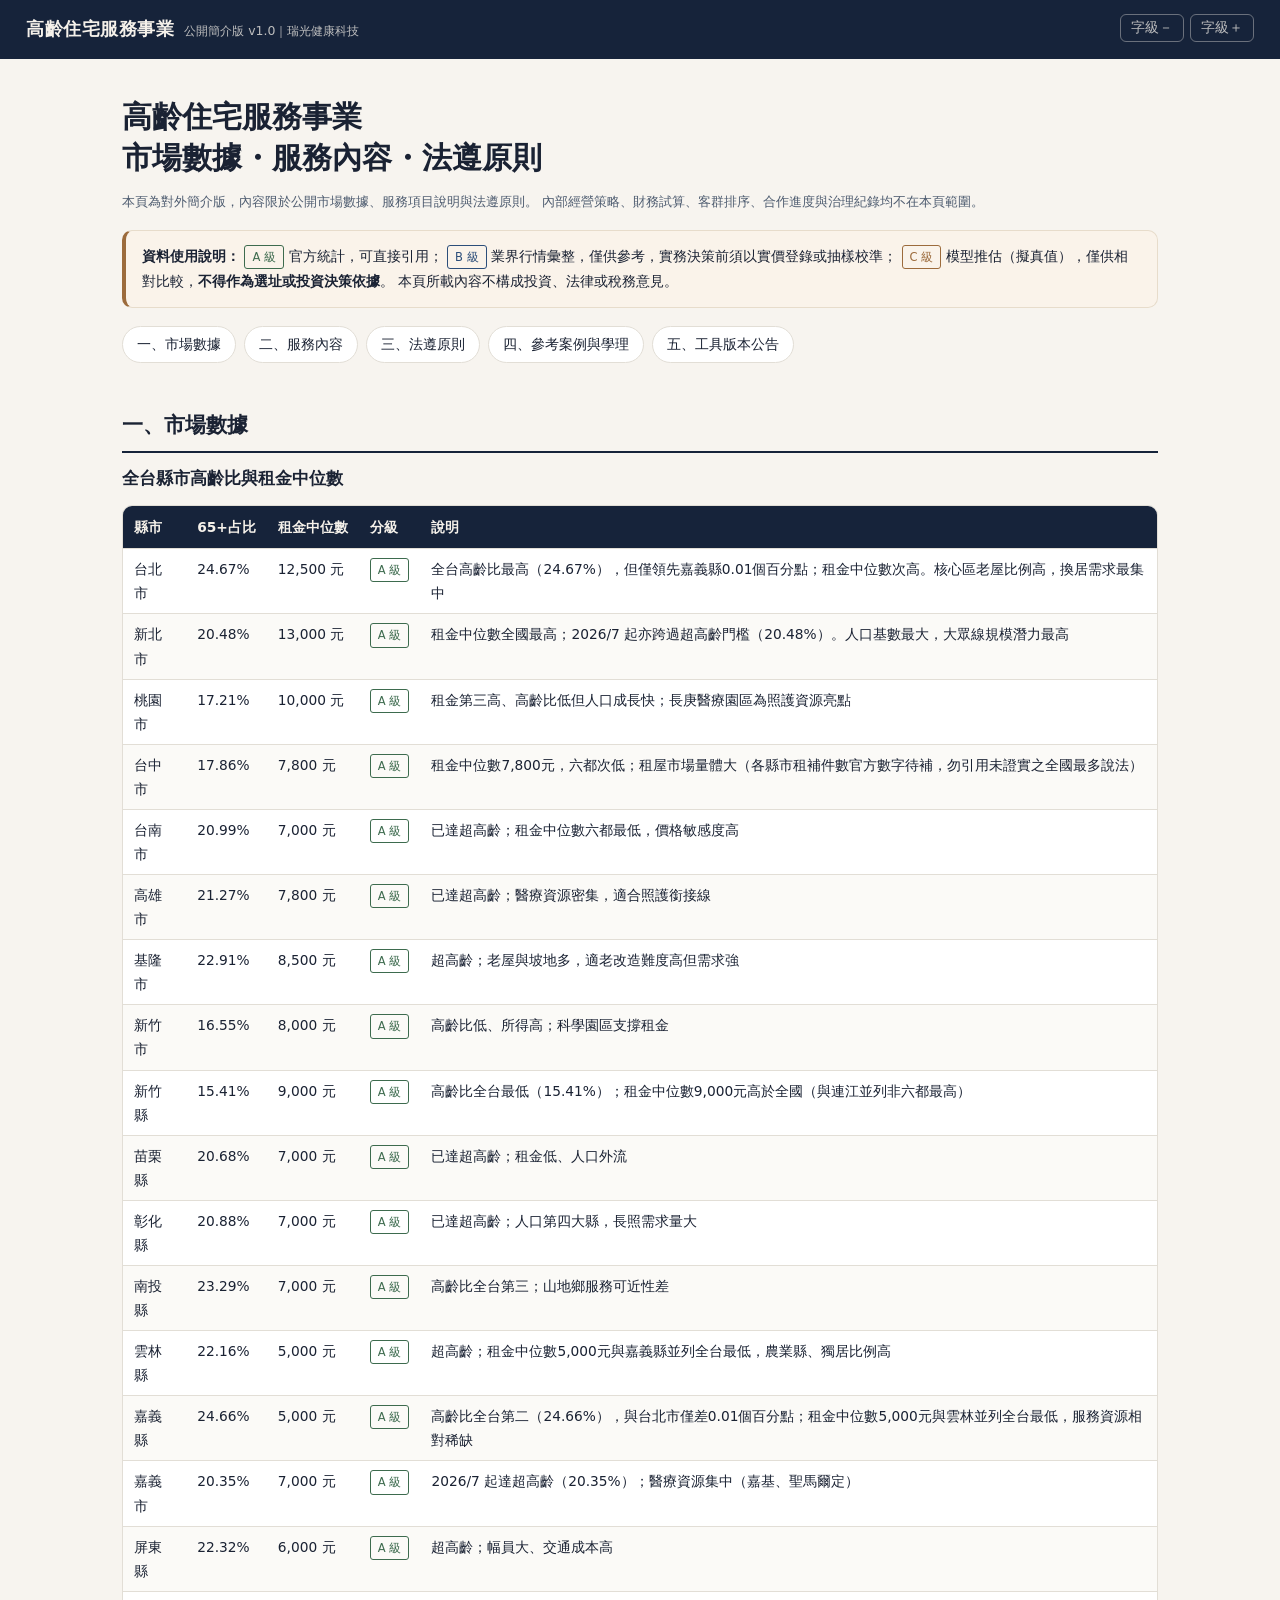
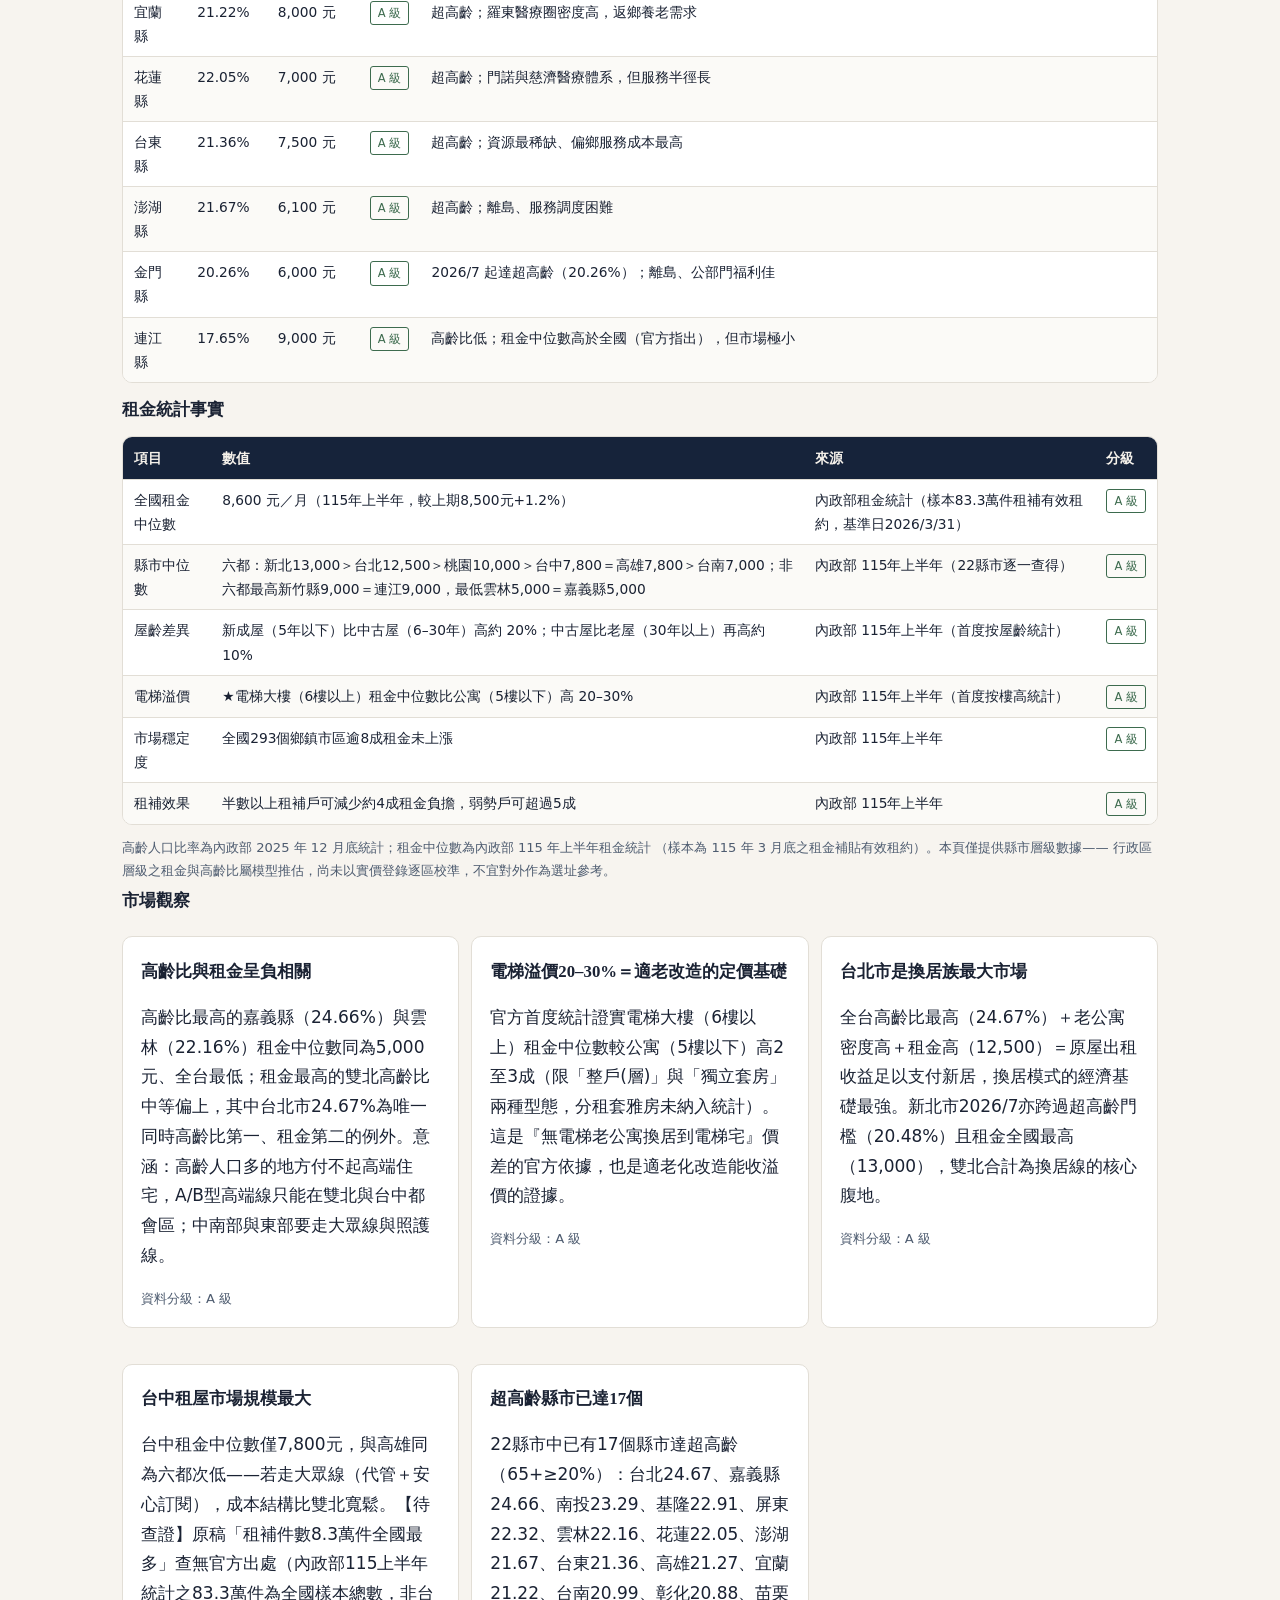
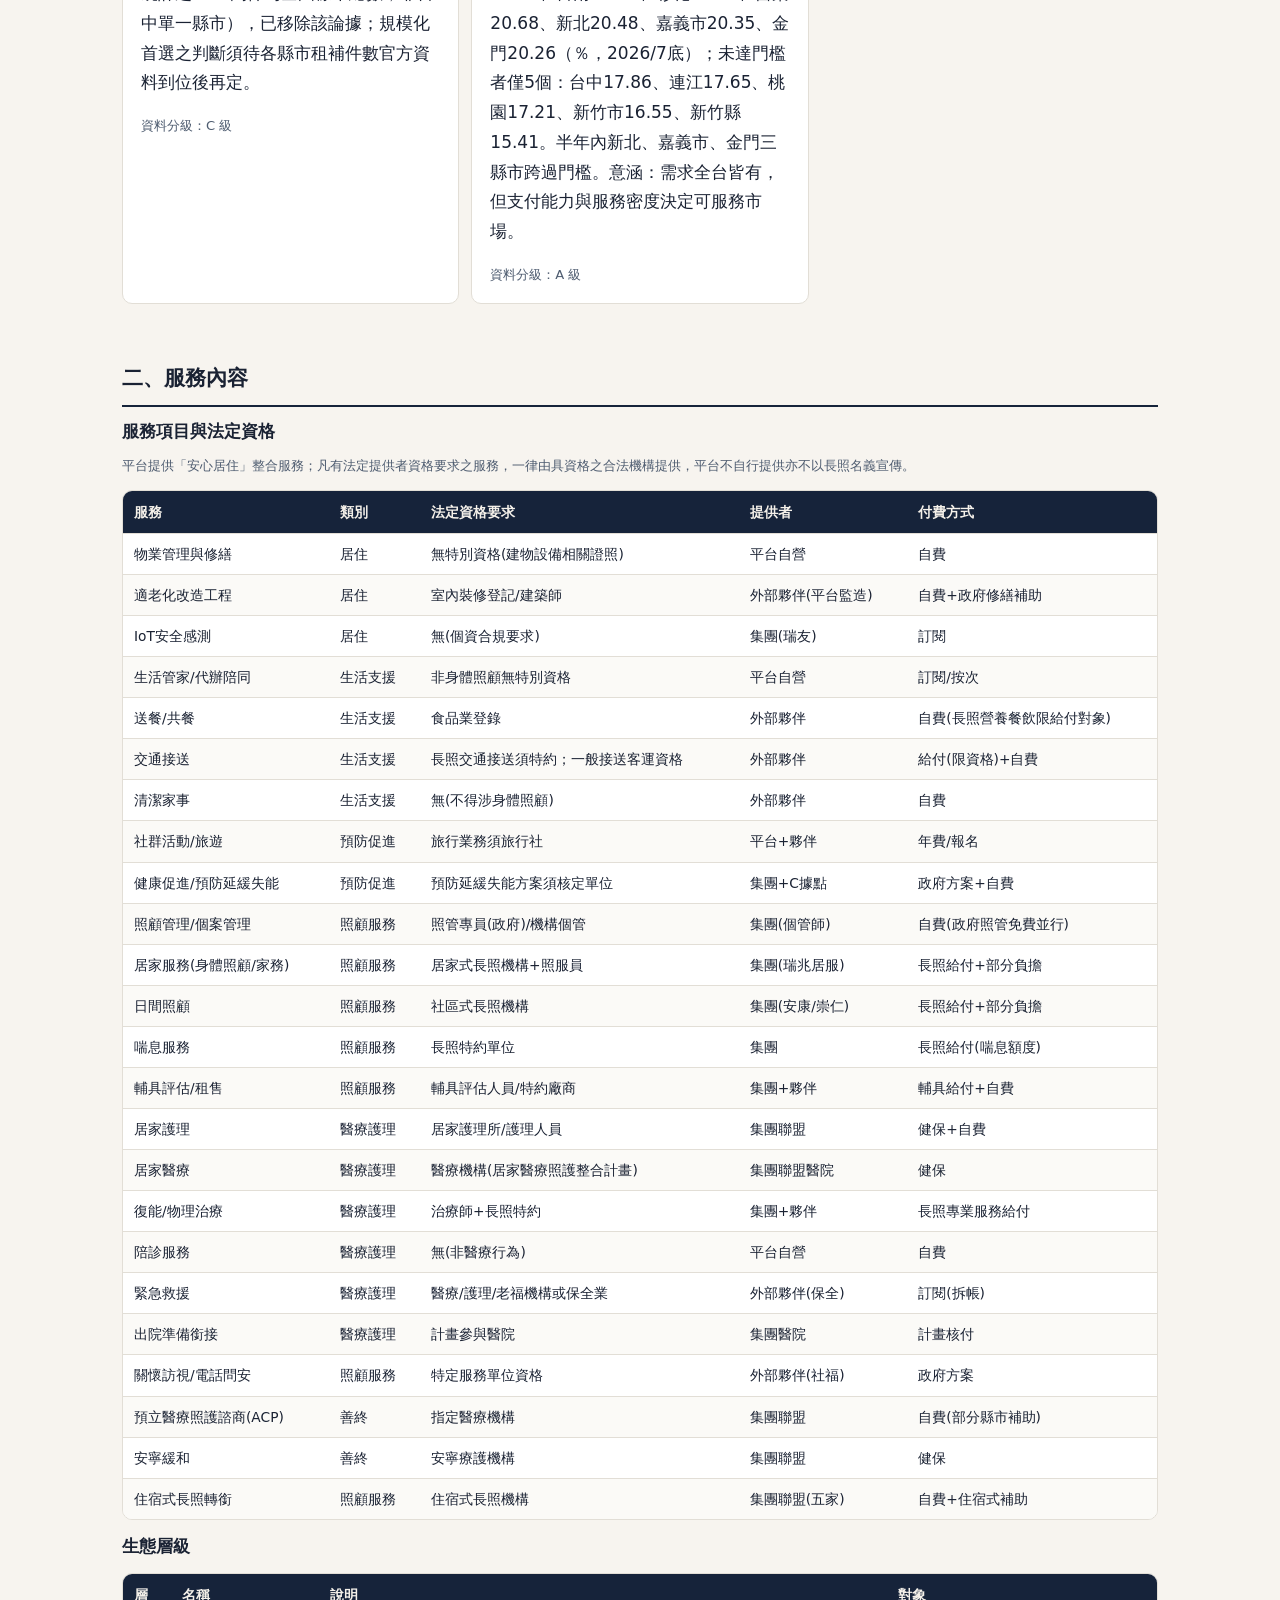
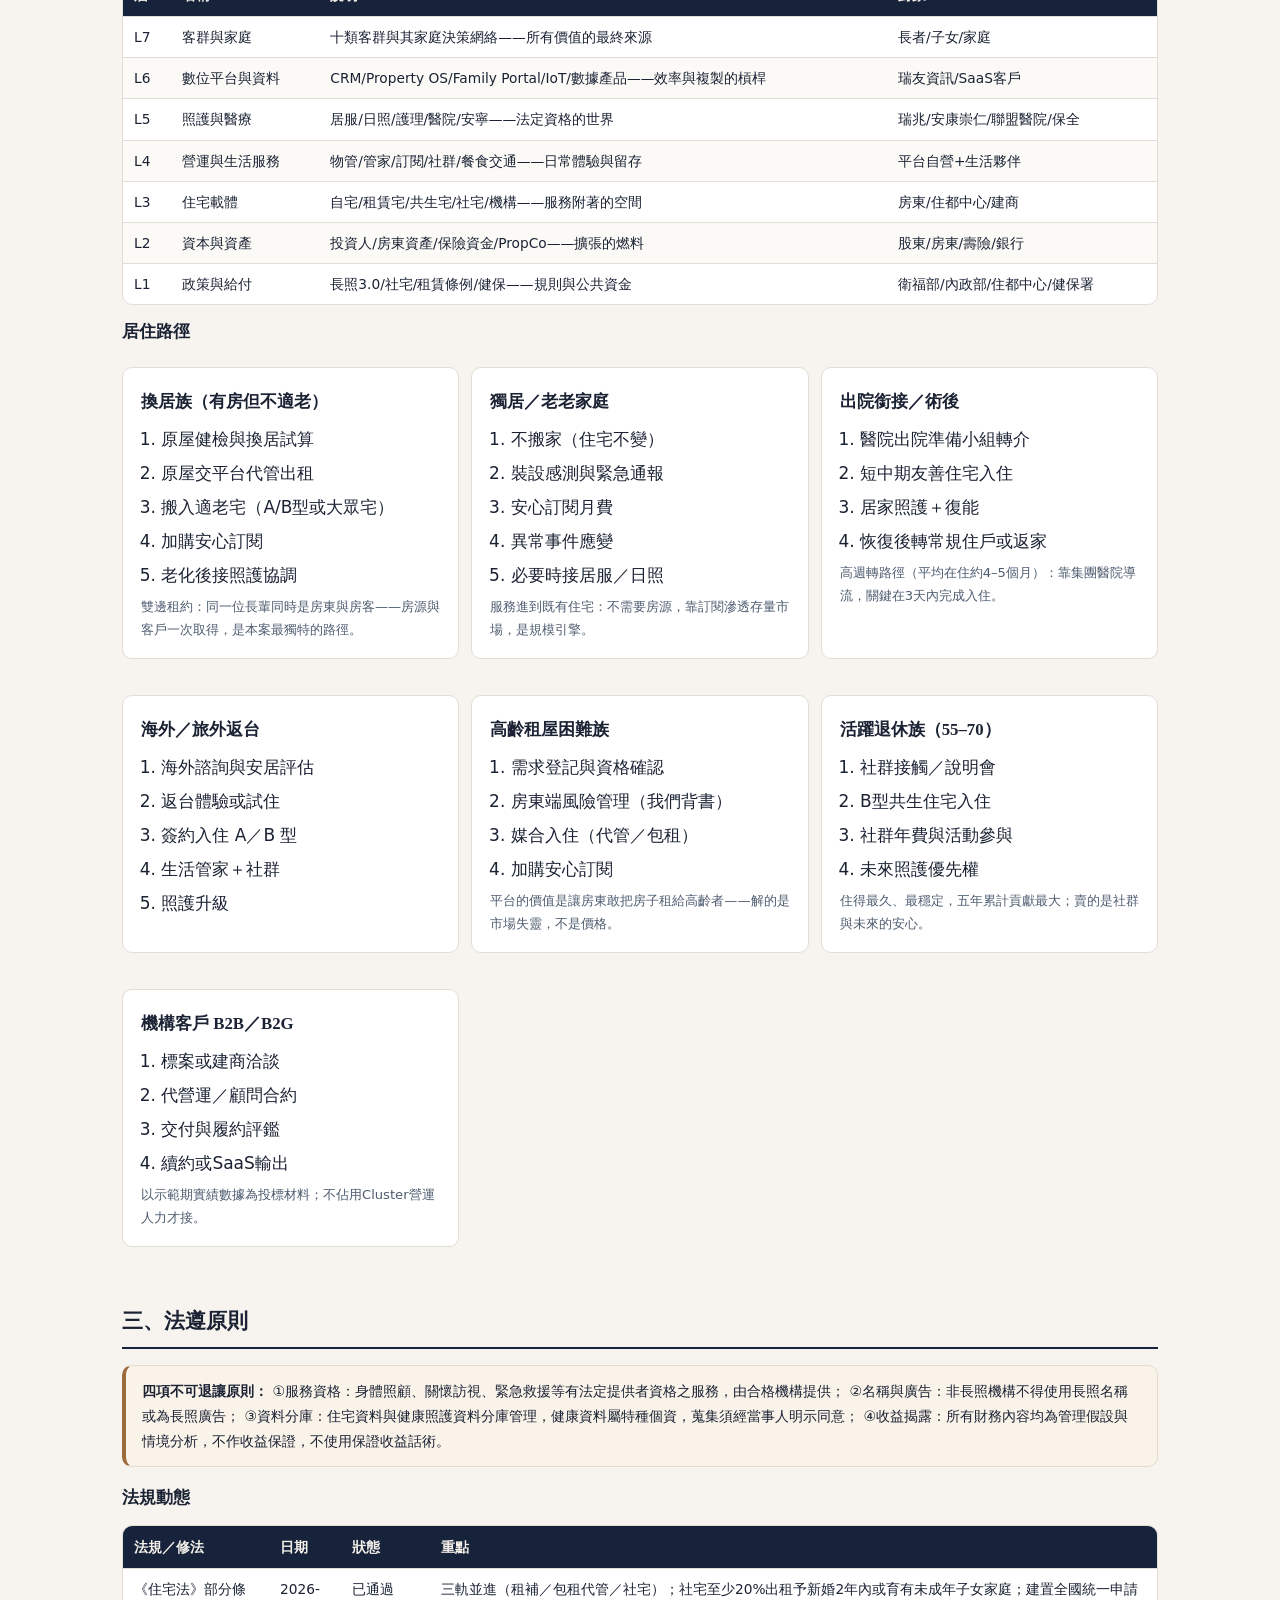
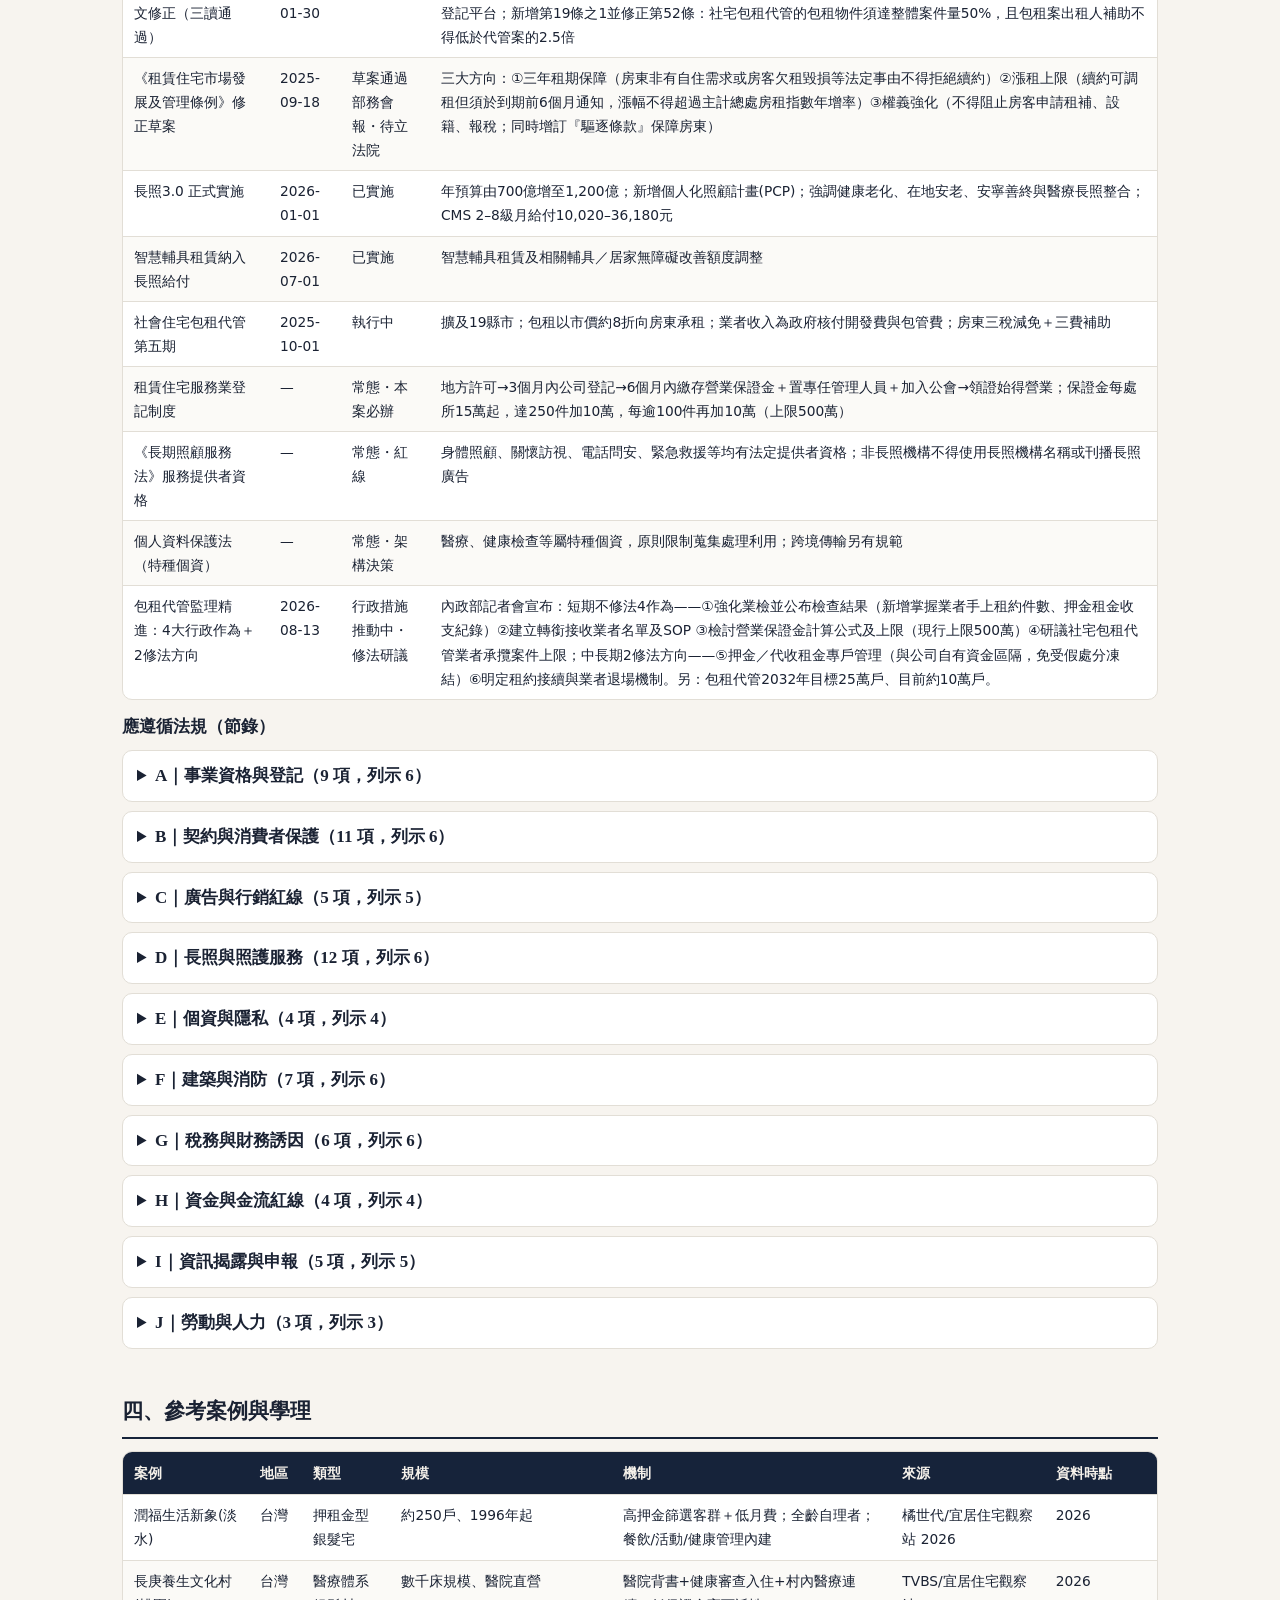
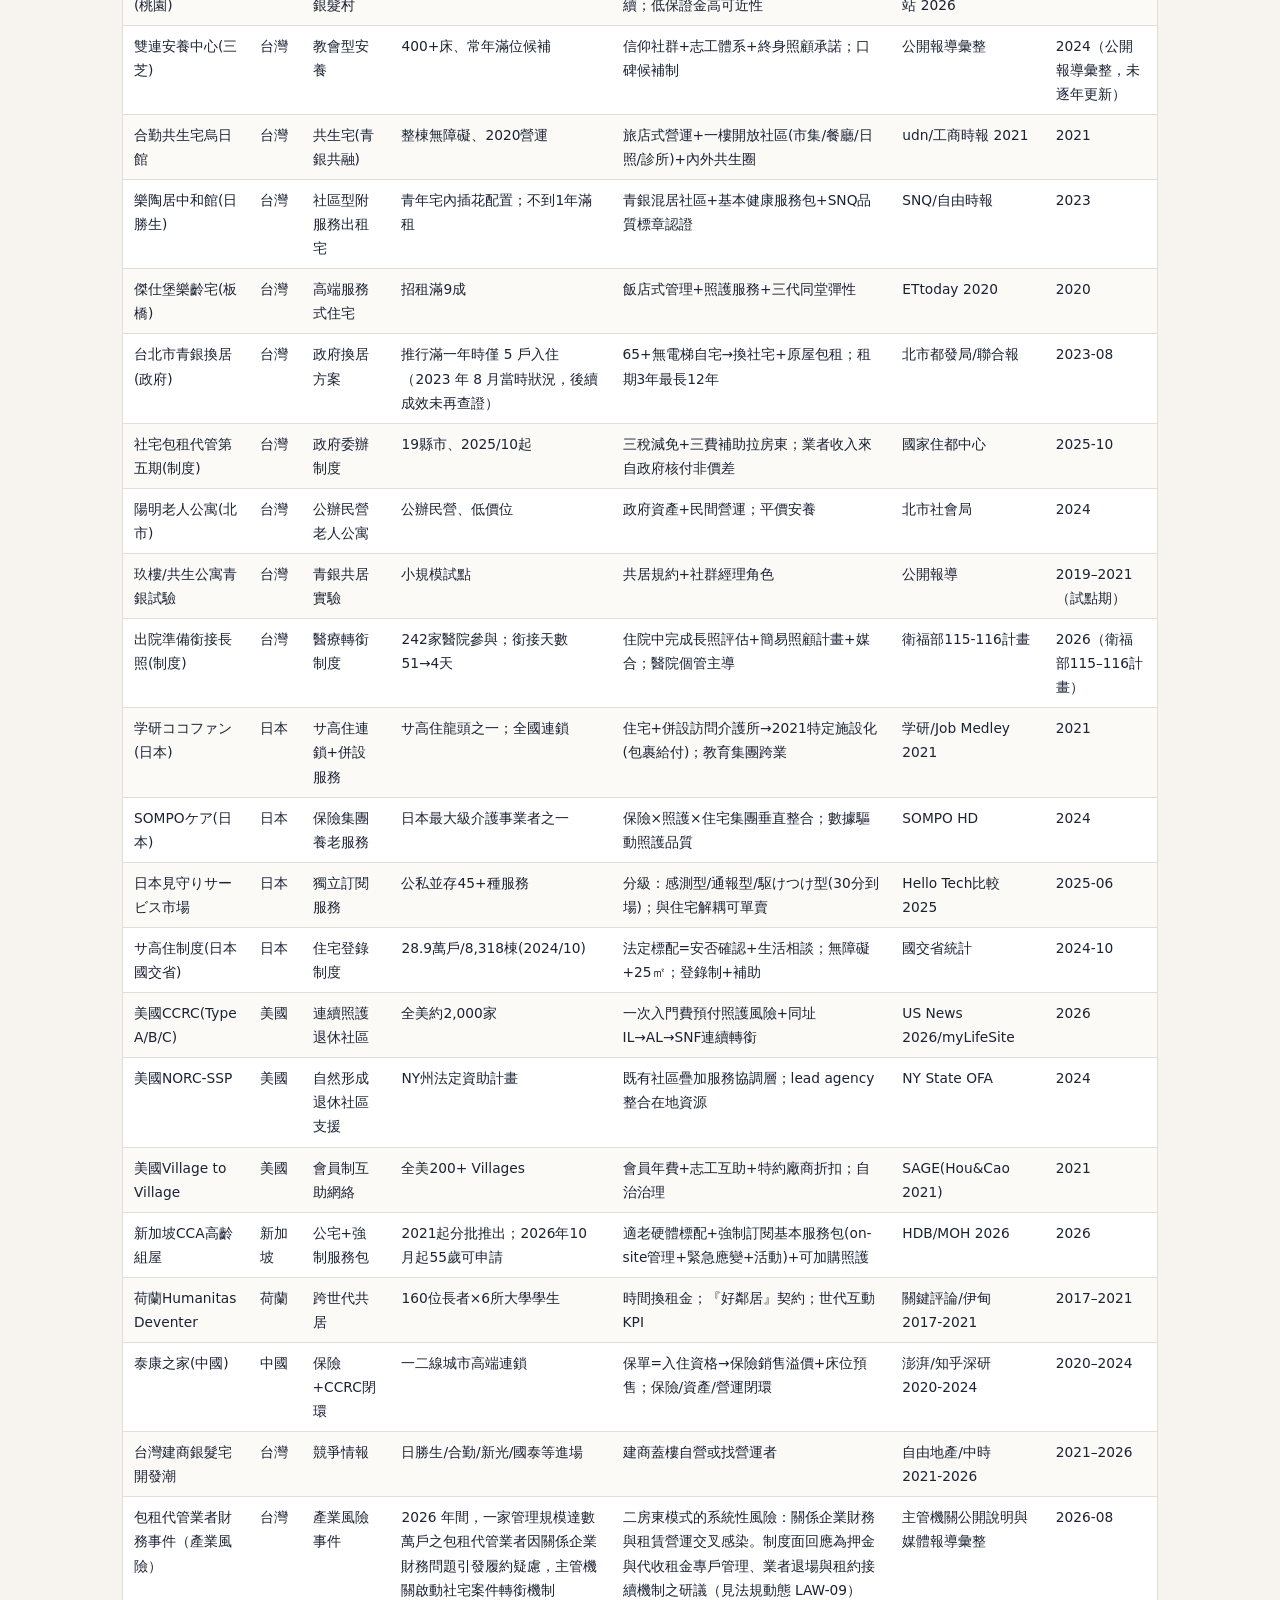
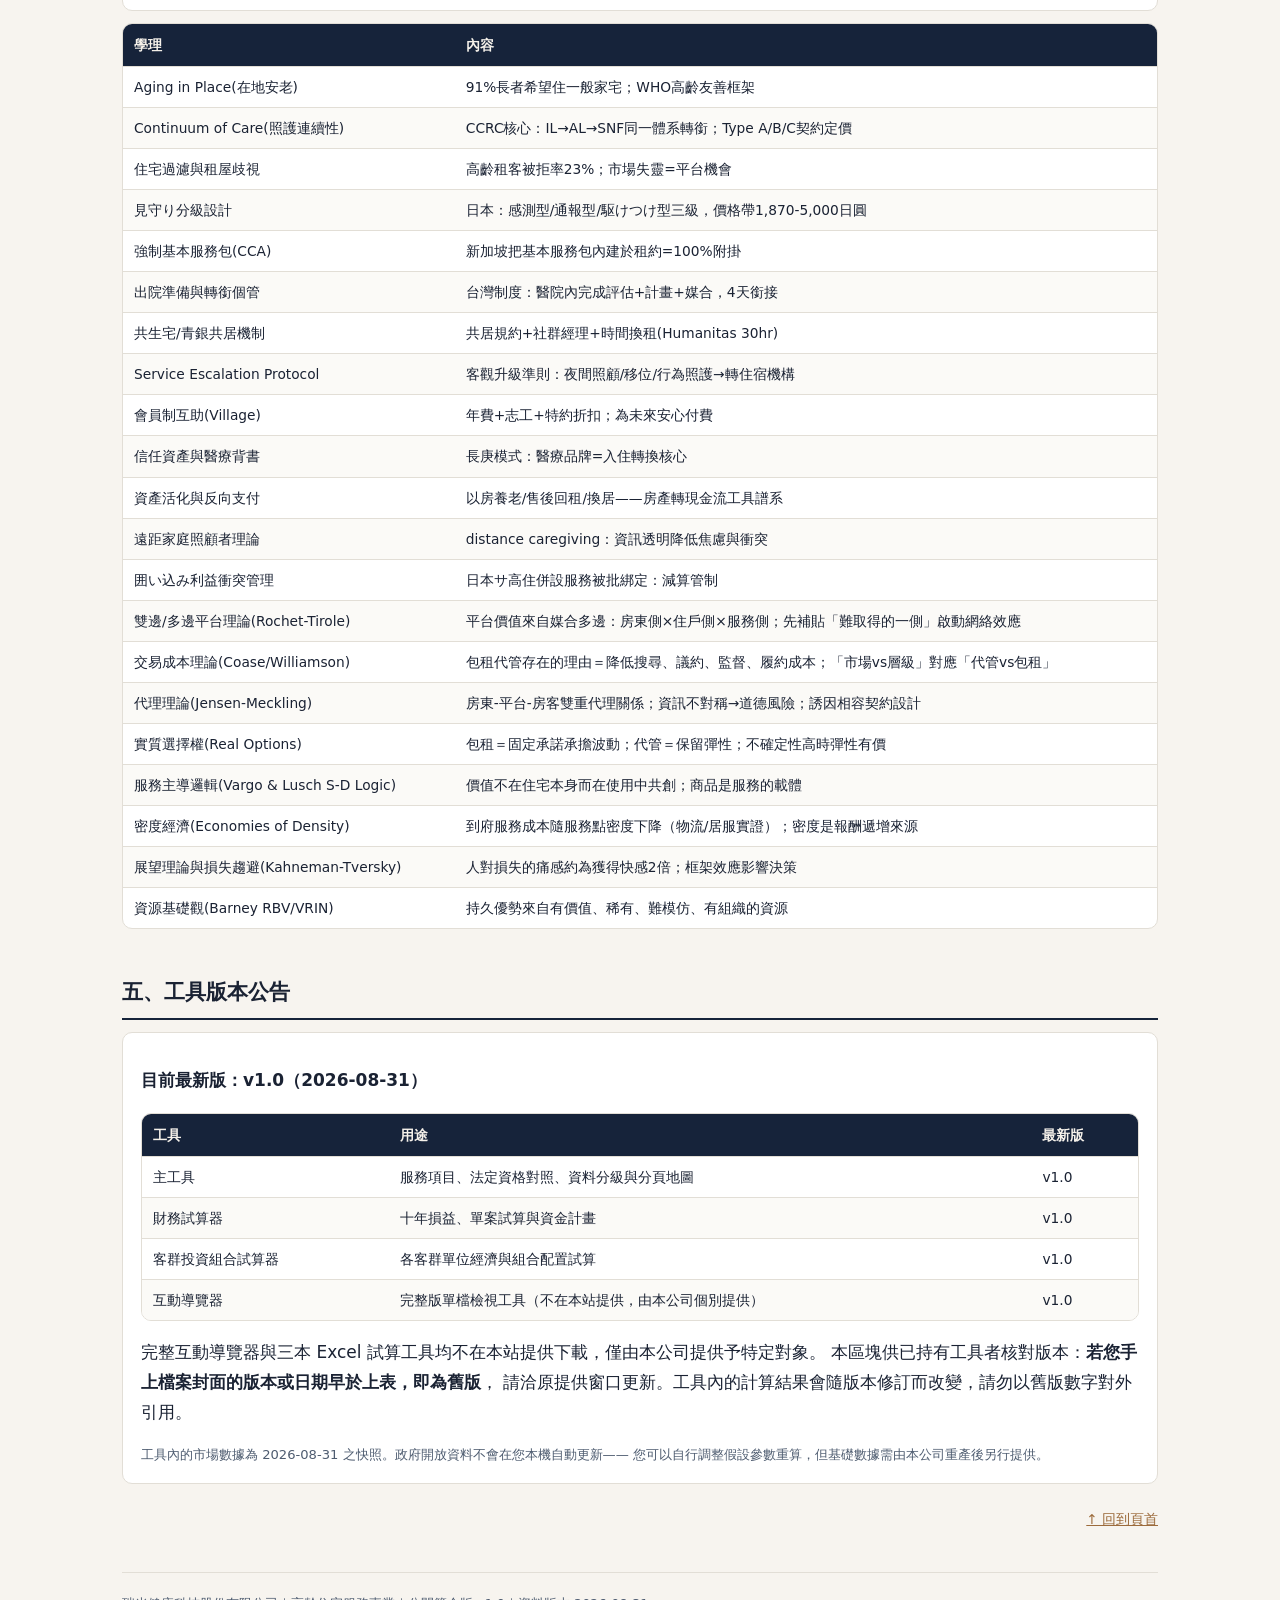
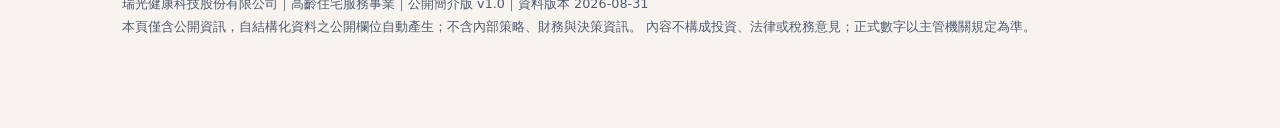
<file: index.html>
<!doctype html>
<html lang="zh-Hant"><head>
<meta charset="utf-8">
<meta name="viewport" content="width=device-width,initial-scale=1">
<meta name="robots" content="noindex,nofollow">
<meta name="description" content="瑞光健康科技高齡住宅服務事業公開簡介：全台縣市高齡人口比率與租金中位數（標示 A／B／C 資料分級）、24 項服務與法定資格對照、法遵原則與法規動態、國內外參考案例。">
<meta property="og:type" content="website">
<meta property="og:locale" content="zh_TW">
<meta property="og:site_name" content="瑞光健康科技">
<meta property="og:title" content="高齡住宅服務事業 — 公開簡介">
<meta property="og:description" content="市場數據・服務內容・法遵原則。所有數字標示資料分級與來源日期；內容不構成投資、法律或稅務意見。">
<meta property="og:image" content="https://nchsieh.github.io/senior-housing-as-a-service/og.png">
<meta property="og:image:width" content="1200">
<meta property="og:image:height" content="630">
<meta name="theme-color" content="#16233A">
<link rel="icon" href="data:image/svg+xml,<svg%20xmlns=%22http://www.w3.org/2000/svg%22%20viewBox=%220%200%2048%2048%22%20fill=%22none%22%20stroke-width=%223.0%22%20stroke-linecap=%22round%22%20stroke-linejoin=%22round%22><path%20d=%22M5%2025%20L24%209%20L43%2025%22%20stroke=%22%2316233A%22/><path%20d=%22M15%2040a9%209%200%200%201%2018%200%22%20stroke=%22%239C6B3C%22/><circle%20cx=%2224%22%20cy=%2240%22%20r=%223.2%22%20fill=%22%239C6B3C%22%20stroke=%22none%22/></svg>">
<title>高齡住宅服務事業 — 公開簡介 v1.0｜瑞光健康科技</title>
<style>
:root{--ink:#1A2233;--navy:#16233A;--slate:#4E5C70;--mut:#8492A4;--line:#E2DED6;
--bg:#F7F4EF;--sf:#fff;--accent:#9C6B3C;--teal:#3E6B63;--green:#3D6B4E;--blue:#2C4E7A;
--warm:#FAF3EA;--r:10px;
--font-serif:"Noto Serif TC","Source Han Serif TC",Georgia,"Songti TC",serif;
--font-sans:"Noto Sans TC","Microsoft JhengHei UI","PingFang TC",system-ui,sans-serif}
*{box-sizing:border-box}
body{margin:0;background:var(--bg);color:var(--ink);font-family:var(--font-sans);
line-height:1.75;font-size:17px}
/* 字級三段切換（17/19/21px）：受眾含長者與家屬，16px 起跳偏小 */
html[data-fs="l"] body{font-size:19px}html[data-fs="xl"] body{font-size:21px}
.fsctl{float:right;display:inline-flex;gap:6px}
.fsctl button{background:transparent;border:1px solid rgba(245,241,234,.5);color:#F5F1EA;
border-radius:6px;padding:2px 10px;cursor:pointer;font-size:.85rem;line-height:1.6}
.fsctl button:hover{background:rgba(245,241,234,.15)}
.fsctl button:focus-visible{outline:3px solid var(--accent);outline-offset:2px}
.toc{display:flex;flex-wrap:wrap;gap:8px;margin:18px 0 6px}
.toc a{display:inline-block;background:var(--sf);border:1px solid var(--line);
border-radius:999px;padding:5px 14px;text-decoration:none;color:var(--ink);font-size:.88rem}
.toc a:hover{border-color:var(--accent);color:var(--accent)}
header{background:var(--navy);color:#F5F1EA;padding:14px 26px;position:sticky;top:0;z-index:10}
header b{font-family:var(--font-serif);font-size:1.1rem;letter-spacing:.03em}
header span{opacity:.75;font-size:.78rem;margin-left:10px}
main{max-width:1080px;margin:0 auto;padding:26px 22px 70px}
h1{font-family:var(--font-serif);font-size:1.9rem;line-height:1.35;margin:.4em 0}
h2{font-family:var(--font-serif);font-size:1.32rem;margin:2.1em 0 .5em;
padding-bottom:.35em;border-bottom:2px solid var(--navy)}
h3{font-family:var(--font-serif);font-size:1.05rem;margin:.2em 0 .5em}
.card{background:var(--sf);border:1px solid var(--line);border-radius:var(--r);
padding:16px 18px;margin:12px 0}
.grid{display:grid;gap:12px;grid-template-columns:repeat(auto-fit,minmax(280px,1fr))}
.sx{overflow-x:auto;border:1px solid var(--line);border-radius:var(--r);background:var(--sf);margin:12px 0}
table{border-collapse:collapse;width:100%;font-size:.86rem;min-width:560px}
th{background:var(--navy);color:#F5F1EA;text-align:left;padding:9px 11px;font-weight:600;white-space:nowrap}
td{padding:8px 11px;border-top:1px solid var(--line);vertical-align:top}
tr:nth-child(even) td{background:#FBFAF7}
.chip{display:inline-block;font-size:.72rem;padding:1px 7px;border-radius:3px;
border:1px solid currentColor;white-space:nowrap}
.cA{color:var(--green)}.cB{color:var(--blue)}.cC{color:var(--accent)}
.note{color:var(--slate);font-size:.82rem;margin:.4em 0 0}
.warn{background:var(--warm);border:1px solid #E7DCCB;border-left:4px solid var(--accent);
border-radius:var(--r);padding:13px 16px;margin:16px 0;font-size:.88rem}
.acc{background:var(--sf);border:1px solid var(--line);border-radius:var(--r);
padding:10px 14px;margin:9px 0}
.acc>summary{cursor:pointer;font-weight:600;font-family:var(--font-serif)}
ol{margin:.3em 0 .3em 1.2em;padding:0}li{margin:.25em 0}
footer{border-top:1px solid var(--line);margin-top:40px;padding:20px 0;
color:var(--slate);font-size:.8rem}
a:focus-visible,summary:focus-visible{outline:3px solid var(--accent);outline-offset:2px}
@media(max-width:640px){body{font-size:16px}h1{font-size:1.5rem}main{padding:18px 14px 50px}}

/* 尊重系統「減少動態」設定：前庭敏感者（高齡族群比例偏高）看轉場會不適 */
@media (prefers-reduced-motion: reduce){
  *,*::before,*::after{animation-duration:.01ms!important;animation-iteration-count:1!important;
  transition-duration:.01ms!important;scroll-behavior:auto!important}
}

/* 列印／轉 PDF：這頁會被印出來給房東與公部門窗口看 */
@media print{
  header{position:static;background:#fff!important;color:#000!important;
         border-bottom:2px solid #000;padding:0 0 8px}
  body{background:#fff;font-size:11pt;line-height:1.5}
  main{max-width:none;padding:0}
  .acc{border:none;padding:0}
  .acc>summary{list-style:none;font-size:1rem;margin-top:10px}
  details{display:block}                 /* 摺疊區塊一律展開，不能印出空白 */
  .sx{overflow:visible;border:1px solid #999}
  table{font-size:9.5pt}
  th{background:#EEE!important;color:#000!important;
     -webkit-print-color-adjust:exact;print-color-adjust:exact}
  thead{display:table-header-group}      /* 跨頁時表頭重複 */
  tr,.card{page-break-inside:avoid;break-inside:avoid}
  h2{page-break-after:avoid;break-after:avoid}
  .warn{border:1px solid #999;background:#fff!important}
  a[href^="http"]::after{content:" (" attr(href) ")";font-size:8pt;color:#555}
  .toplink{display:none}
}

.skiplink{position:absolute;left:-9999px;top:0;background:var(--navy);color:#fff;
  padding:10px 16px;z-index:100;border-radius:0 0 6px 0}
.skiplink:focus{left:0}
.toplink{display:block;text-align:right;margin:24px 0 0;font-size:.85rem}
.toplink a{color:var(--accent)}
</style></head><body>
<a class="skiplink" href="#main">跳至主要內容</a>
<header><b>高齡住宅服務事業</b><span>公開簡介版 v1.0｜瑞光健康科技</span>
<span class="fsctl" aria-label="字級調整">
<button type="button" data-fs="-" aria-label="縮小字級">字級－</button>
<button type="button" data-fs="+" aria-label="放大字級">字級＋</button></span></header>
<main id="main" tabindex="-1">
<h1>高齡住宅服務事業<br>市場數據・服務內容・法遵原則</h1>
<p class="note">本頁為對外簡介版，內容限於公開市場數據、服務項目說明與法遵原則。
內部經營策略、財務試算、客群排序、合作進度與治理紀錄均不在本頁範圍。</p>

<div class="warn"><b>資料使用說明：</b>
<span class="chip cA">A 級</span> 官方統計，可直接引用；
<span class="chip cB">B 級</span> 業界行情彙整，僅供參考，實務決策前須以實價登錄或抽樣校準；
<span class="chip cC">C 級</span> 模型推估（擬真值），僅供相對比較，<b>不得作為選址或投資決策依據</b>。
本頁所載內容不構成投資、法律或稅務意見。</div>

<nav class="toc" aria-label="頁內目錄">
<a href="#s1">一、市場數據</a><a href="#s2">二、服務內容</a><a href="#s3">三、法遵原則</a>
<a href="#s4">四、參考案例與學理</a><a href="#s5">五、工具版本公告</a>
</nav>

<h2 id="s1">一、市場數據</h2>
<h3>全台縣市高齡比與租金中位數</h3>
<div class="sx"><table><thead><tr><th scope="col">縣市</th><th scope="col">65+占比</th><th scope="col">租金中位數</th><th scope="col">分級</th><th scope="col">說明</th></tr></thead><tbody><tr><td>台北市</td><td>24.67%</td><td>12,500 元</td><td><span class="chip cA">A 級</span></td><td>全台高齡比最高（24.67%），但僅領先嘉義縣0.01個百分點；租金中位數次高。核心區老屋比例高，換居需求最集中</td></tr><tr><td>新北市</td><td>20.48%</td><td>13,000 元</td><td><span class="chip cA">A 級</span></td><td>租金中位數全國最高；2026/7 起亦跨過超高齡門檻（20.48%）。人口基數最大，大眾線規模潛力最高</td></tr><tr><td>桃園市</td><td>17.21%</td><td>10,000 元</td><td><span class="chip cA">A 級</span></td><td>租金第三高、高齡比低但人口成長快；長庚醫療園區為照護資源亮點</td></tr><tr><td>台中市</td><td>17.86%</td><td>7,800 元</td><td><span class="chip cA">A 級</span></td><td>租金中位數7,800元，六都次低；租屋市場量體大（各縣市租補件數官方數字待補，勿引用未證實之全國最多說法）</td></tr><tr><td>台南市</td><td>20.99%</td><td>7,000 元</td><td><span class="chip cA">A 級</span></td><td>已達超高齡；租金中位數六都最低，價格敏感度高</td></tr><tr><td>高雄市</td><td>21.27%</td><td>7,800 元</td><td><span class="chip cA">A 級</span></td><td>已達超高齡；醫療資源密集，適合照護銜接線</td></tr><tr><td>基隆市</td><td>22.91%</td><td>8,500 元</td><td><span class="chip cA">A 級</span></td><td>超高齡；老屋與坡地多，適老改造難度高但需求強</td></tr><tr><td>新竹市</td><td>16.55%</td><td>8,000 元</td><td><span class="chip cA">A 級</span></td><td>高齡比低、所得高；科學園區支撐租金</td></tr><tr><td>新竹縣</td><td>15.41%</td><td>9,000 元</td><td><span class="chip cA">A 級</span></td><td>高齡比全台最低（15.41%）；租金中位數9,000元高於全國（與連江並列非六都最高）</td></tr><tr><td>苗栗縣</td><td>20.68%</td><td>7,000 元</td><td><span class="chip cA">A 級</span></td><td>已達超高齡；租金低、人口外流</td></tr><tr><td>彰化縣</td><td>20.88%</td><td>7,000 元</td><td><span class="chip cA">A 級</span></td><td>已達超高齡；人口第四大縣，長照需求量大</td></tr><tr><td>南投縣</td><td>23.29%</td><td>7,000 元</td><td><span class="chip cA">A 級</span></td><td>高齡比全台第三；山地鄉服務可近性差</td></tr><tr><td>雲林縣</td><td>22.16%</td><td>5,000 元</td><td><span class="chip cA">A 級</span></td><td>超高齡；租金中位數5,000元與嘉義縣並列全台最低，農業縣、獨居比例高</td></tr><tr><td>嘉義縣</td><td>24.66%</td><td>5,000 元</td><td><span class="chip cA">A 級</span></td><td>高齡比全台第二（24.66%），與台北市僅差0.01個百分點；租金中位數5,000元與雲林並列全台最低，服務資源相對稀缺</td></tr><tr><td>嘉義市</td><td>20.35%</td><td>7,000 元</td><td><span class="chip cA">A 級</span></td><td>2026/7 起達超高齡（20.35%）；醫療資源集中（嘉基、聖馬爾定）</td></tr><tr><td>屏東縣</td><td>22.32%</td><td>6,000 元</td><td><span class="chip cA">A 級</span></td><td>超高齡；幅員大、交通成本高</td></tr><tr><td>宜蘭縣</td><td>21.22%</td><td>8,000 元</td><td><span class="chip cA">A 級</span></td><td>超高齡；羅東醫療圈密度高，返鄉養老需求</td></tr><tr><td>花蓮縣</td><td>22.05%</td><td>7,000 元</td><td><span class="chip cA">A 級</span></td><td>超高齡；門諾與慈濟醫療體系，但服務半徑長</td></tr><tr><td>台東縣</td><td>21.36%</td><td>7,500 元</td><td><span class="chip cA">A 級</span></td><td>超高齡；資源最稀缺、偏鄉服務成本最高</td></tr><tr><td>澎湖縣</td><td>21.67%</td><td>6,100 元</td><td><span class="chip cA">A 級</span></td><td>超高齡；離島、服務調度困難</td></tr><tr><td>金門縣</td><td>20.26%</td><td>6,000 元</td><td><span class="chip cA">A 級</span></td><td>2026/7 起達超高齡（20.26%）；離島、公部門福利佳</td></tr><tr><td>連江縣</td><td>17.65%</td><td>9,000 元</td><td><span class="chip cA">A 級</span></td><td>高齡比低；租金中位數高於全國（官方指出），但市場極小</td></tr></tbody></table></div>
<h3>租金統計事實</h3>
<div class="sx"><table><thead><tr><th scope="col">項目</th><th scope="col">數值</th><th scope="col">來源</th><th scope="col">分級</th></tr></thead><tbody><tr><td>全國租金中位數</td><td>8,600 元／月（115年上半年，較上期8,500元+1.2%）</td><td>內政部租金統計（樣本83.3萬件租補有效租約，基準日2026/3/31）</td><td><span class="chip cA">A 級</span></td></tr><tr><td>縣市中位數</td><td>六都：新北13,000＞台北12,500＞桃園10,000＞台中7,800＝高雄7,800＞台南7,000；非六都最高新竹縣9,000＝連江9,000，最低雲林5,000＝嘉義縣5,000</td><td>內政部 115年上半年（22縣市逐一查得）</td><td><span class="chip cA">A 級</span></td></tr><tr><td>屋齡差異</td><td>新成屋（5年以下）比中古屋（6–30年）高約 20%；中古屋比老屋（30年以上）再高約 10%</td><td>內政部 115年上半年（首度按屋齡統計）</td><td><span class="chip cA">A 級</span></td></tr><tr><td>電梯溢價</td><td>★電梯大樓（6樓以上）租金中位數比公寓（5樓以下）高 20–30%</td><td>內政部 115年上半年（首度按樓高統計）</td><td><span class="chip cA">A 級</span></td></tr><tr><td>市場穩定度</td><td>全國293個鄉鎮市區逾8成租金未上漲</td><td>內政部 115年上半年</td><td><span class="chip cA">A 級</span></td></tr><tr><td>租補效果</td><td>半數以上租補戶可減少約4成租金負擔，弱勢戶可超過5成</td><td>內政部 115年上半年</td><td><span class="chip cA">A 級</span></td></tr></tbody></table></div>
<p class="note">高齡人口比率為內政部 2025 年 12 月底統計；租金中位數為內政部 115 年上半年租金統計
（樣本為 115 年 3 月底之租金補貼有效租約）。本頁僅提供縣市層級數據——
行政區層級之租金與高齡比屬模型推估，尚未以實價登錄逐區校準，不宜對外作為選址參考。</p>
<h3>市場觀察</h3>
<div class="grid"><div class="card"><h3>高齡比與租金呈負相關</h3><p>高齡比最高的嘉義縣（24.66%）與雲林（22.16%）租金中位數同為5,000元、全台最低；租金最高的雙北高齡比中等偏上，其中台北市24.67%為唯一同時高齡比第一、租金第二的例外。意涵：高齡人口多的地方付不起高端住宅，A/B型高端線只能在雙北與台中都會區；中南部與東部要走大眾線與照護線。</p><p class="note">資料分級：A 級</p></div><div class="card"><h3>電梯溢價20–30%＝適老改造的定價基礎</h3><p>官方首度統計證實電梯大樓（6樓以上）租金中位數較公寓（5樓以下）高2至3成（限「整戶(層)」與「獨立套房」兩種型態，分租套雅房未納入統計）。這是『無電梯老公寓換居到電梯宅』價差的官方依據，也是適老化改造能收溢價的證據。</p><p class="note">資料分級：A 級</p></div><div class="card"><h3>台北市是換居族最大市場</h3><p>全台高齡比最高（24.67%）＋老公寓密度高＋租金高（12,500）＝原屋出租收益足以支付新居，換居模式的經濟基礎最強。新北市2026/7亦跨過超高齡門檻（20.48%）且租金全國最高（13,000），雙北合計為換居線的核心腹地。</p><p class="note">資料分級：A 級</p></div><div class="card"><h3>台中租屋市場規模最大</h3><p>台中租金中位數僅7,800元，與高雄同為六都次低——若走大眾線（代管＋安心訂閱），成本結構比雙北寬鬆。【待查證】原稿「租補件數8.3萬件全國最多」查無官方出處（內政部115上半年統計之83.3萬件為全國樣本總數，非台中單一縣市），已移除該論據；規模化首選之判斷須待各縣市租補件數官方資料到位後再定。</p><p class="note">資料分級：C 級</p></div><div class="card"><h3>超高齡縣市已達17個</h3><p>22縣市中已有17個縣市達超高齡（65+≥20%）：台北24.67、嘉義縣24.66、南投23.29、基隆22.91、屏東22.32、雲林22.16、花蓮22.05、澎湖21.67、台東21.36、高雄21.27、宜蘭21.22、台南20.99、彰化20.88、苗栗20.68、新北20.48、嘉義市20.35、金門20.26（％，2026/7底）；未達門檻者僅5個：台中17.86、連江17.65、桃園17.21、新竹市16.55、新竹縣15.41。半年內新北、嘉義市、金門三縣市跨過門檻。意涵：需求全台皆有，但支付能力與服務密度決定可服務市場。</p><p class="note">資料分級：A 級</p></div></div>

<h2 id="s2">二、服務內容</h2>
<h3>服務項目與法定資格</h3>
<p class="note">平台提供「安心居住」整合服務；凡有法定提供者資格要求之服務，一律由具資格之合法機構提供，平台不自行提供亦不以長照名義宣傳。</p>
<div class="sx"><table><thead><tr><th scope="col">服務</th><th scope="col">類別</th><th scope="col">法定資格要求</th><th scope="col">提供者</th><th scope="col">付費方式</th></tr></thead><tbody><tr><td>物業管理與修繕</td><td>居住</td><td>無特別資格(建物設備相關證照)</td><td>平台自營</td><td>自費</td></tr><tr><td>適老化改造工程</td><td>居住</td><td>室內裝修登記/建築師</td><td>外部夥伴(平台監造)</td><td>自費+政府修繕補助</td></tr><tr><td>IoT安全感測</td><td>居住</td><td>無(個資合規要求)</td><td>集團(瑞友)</td><td>訂閱</td></tr><tr><td>生活管家/代辦陪同</td><td>生活支援</td><td>非身體照顧無特別資格</td><td>平台自營</td><td>訂閱/按次</td></tr><tr><td>送餐/共餐</td><td>生活支援</td><td>食品業登錄</td><td>外部夥伴</td><td>自費(長照營養餐飲限給付對象)</td></tr><tr><td>交通接送</td><td>生活支援</td><td>長照交通接送須特約；一般接送客運資格</td><td>外部夥伴</td><td>給付(限資格)+自費</td></tr><tr><td>清潔家事</td><td>生活支援</td><td>無(不得涉身體照顧)</td><td>外部夥伴</td><td>自費</td></tr><tr><td>社群活動/旅遊</td><td>預防促進</td><td>旅行業務須旅行社</td><td>平台+夥伴</td><td>年費/報名</td></tr><tr><td>健康促進/預防延緩失能</td><td>預防促進</td><td>預防延緩失能方案須核定單位</td><td>集團+C據點</td><td>政府方案+自費</td></tr><tr><td>照顧管理/個案管理</td><td>照顧服務</td><td>照管專員(政府)/機構個管</td><td>集團(個管師)</td><td>自費(政府照管免費並行)</td></tr><tr><td>居家服務(身體照顧/家務)</td><td>照顧服務</td><td>居家式長照機構+照服員</td><td>集團(瑞兆居服)</td><td>長照給付+部分負擔</td></tr><tr><td>日間照顧</td><td>照顧服務</td><td>社區式長照機構</td><td>集團(安康/崇仁)</td><td>長照給付+部分負擔</td></tr><tr><td>喘息服務</td><td>照顧服務</td><td>長照特約單位</td><td>集團</td><td>長照給付(喘息額度)</td></tr><tr><td>輔具評估/租售</td><td>照顧服務</td><td>輔具評估人員/特約廠商</td><td>集團+夥伴</td><td>輔具給付+自費</td></tr><tr><td>居家護理</td><td>醫療護理</td><td>居家護理所/護理人員</td><td>集團聯盟</td><td>健保+自費</td></tr><tr><td>居家醫療</td><td>醫療護理</td><td>醫療機構(居家醫療照護整合計畫)</td><td>集團聯盟醫院</td><td>健保</td></tr><tr><td>復能/物理治療</td><td>醫療護理</td><td>治療師+長照特約</td><td>集團+夥伴</td><td>長照專業服務給付</td></tr><tr><td>陪診服務</td><td>醫療護理</td><td>無(非醫療行為)</td><td>平台自營</td><td>自費</td></tr><tr><td>緊急救援</td><td>醫療護理</td><td>醫療/護理/老福機構或保全業</td><td>外部夥伴(保全)</td><td>訂閱(拆帳)</td></tr><tr><td>出院準備銜接</td><td>醫療護理</td><td>計畫參與醫院</td><td>集團醫院</td><td>計畫核付</td></tr><tr><td>關懷訪視/電話問安</td><td>照顧服務</td><td>特定服務單位資格</td><td>外部夥伴(社福)</td><td>政府方案</td></tr><tr><td>預立醫療照護諮商(ACP)</td><td>善終</td><td>指定醫療機構</td><td>集團聯盟</td><td>自費(部分縣市補助)</td></tr><tr><td>安寧緩和</td><td>善終</td><td>安寧療護機構</td><td>集團聯盟</td><td>健保</td></tr><tr><td>住宿式長照轉銜</td><td>照顧服務</td><td>住宿式長照機構</td><td>集團聯盟(五家)</td><td>自費+住宿式補助</td></tr></tbody></table></div>
<h3>生態層級</h3>
<div class="sx"><table><thead><tr><th scope="col">層</th><th scope="col">名稱</th><th scope="col">說明</th><th scope="col">對象</th></tr></thead><tbody><tr><td>L7</td><td>客群與家庭</td><td>十類客群與其家庭決策網絡——所有價值的最終來源</td><td>長者/子女/家庭</td></tr><tr><td>L6</td><td>數位平台與資料</td><td>CRM/Property OS/Family Portal/IoT/數據產品——效率與複製的槓桿</td><td>瑞友資訊/SaaS客戶</td></tr><tr><td>L5</td><td>照護與醫療</td><td>居服/日照/護理/醫院/安寧——法定資格的世界</td><td>瑞兆/安康崇仁/聯盟醫院/保全</td></tr><tr><td>L4</td><td>營運與生活服務</td><td>物管/管家/訂閱/社群/餐食交通——日常體驗與留存</td><td>平台自營+生活夥伴</td></tr><tr><td>L3</td><td>住宅載體</td><td>自宅/租賃宅/共生宅/社宅/機構——服務附著的空間</td><td>房東/住都中心/建商</td></tr><tr><td>L2</td><td>資本與資產</td><td>投資人/房東資產/保險資金/PropCo——擴張的燃料</td><td>股東/房東/壽險/銀行</td></tr><tr><td>L1</td><td>政策與給付</td><td>長照3.0/社宅/租賃條例/健保——規則與公共資金</td><td>衛福部/內政部/住都中心/健保署</td></tr></tbody></table></div>
<h3>居住路徑</h3>
<div class="grid"><div class="card"><h3>換居族（有房但不適老）</h3><ol><li>原屋健檢與換居試算</li><li>原屋交平台代管出租</li><li>搬入適老宅（A/B型或大眾宅）</li><li>加購安心訂閱</li><li>老化後接照護協調</li></ol><p class="note">雙邊租約：同一位長輩同時是房東與房客——房源與客戶一次取得，是本案最獨特的路徑。</p></div><div class="card"><h3>獨居／老老家庭</h3><ol><li>不搬家（住宅不變）</li><li>裝設感測與緊急通報</li><li>安心訂閱月費</li><li>異常事件應變</li><li>必要時接居服／日照</li></ol><p class="note">服務進到既有住宅：不需要房源，靠訂閱滲透存量市場，是規模引擎。</p></div><div class="card"><h3>出院銜接／術後</h3><ol><li>醫院出院準備小組轉介</li><li>短中期友善住宅入住</li><li>居家照護＋復能</li><li>恢復後轉常規住戶或返家</li></ol><p class="note">高週轉路徑（平均在住約4–5個月）：靠集團醫院導流，關鍵在3天內完成入住。</p></div><div class="card"><h3>海外／旅外返台</h3><ol><li>海外諮詢與安居評估</li><li>返台體驗或試住</li><li>簽約入住 A／B 型</li><li>生活管家＋社群</li><li>照護升級</li></ol><p class="note"></p></div><div class="card"><h3>高齡租屋困難族</h3><ol><li>需求登記與資格確認</li><li>房東端風險管理（我們背書）</li><li>媒合入住（代管／包租）</li><li>加購安心訂閱</li></ol><p class="note">平台的價值是讓房東敢把房子租給高齡者——解的是市場失靈，不是價格。</p></div><div class="card"><h3>活躍退休族（55–70）</h3><ol><li>社群接觸／說明會</li><li>B型共生住宅入住</li><li>社群年費與活動參與</li><li>未來照護優先權</li></ol><p class="note">住得最久、最穩定，五年累計貢獻最大；賣的是社群與未來的安心。</p></div><div class="card"><h3>機構客戶 B2B／B2G</h3><ol><li>標案或建商洽談</li><li>代營運／顧問合約</li><li>交付與履約評鑑</li><li>續約或SaaS輸出</li></ol><p class="note">以示範期實績數據為投標材料；不佔用Cluster營運人力才接。</p></div></div>

<h2 id="s3">三、法遵原則</h2>
<div class="warn"><b>四項不可退讓原則：</b>
①服務資格：身體照顧、關懷訪視、緊急救援等有法定提供者資格之服務，由合格機構提供；
②名稱與廣告：非長照機構不得使用長照名稱或為長照廣告；
③資料分庫：住宅資料與健康照護資料分庫管理，健康資料屬特種個資，蒐集須經當事人明示同意；
④收益揭露：所有財務內容均為管理假設與情境分析，不作收益保證，不使用保證收益話術。</div>
<h3>法規動態</h3>
<div class="sx"><table><thead><tr><th scope="col">法規／修法</th><th scope="col">日期</th><th scope="col">狀態</th><th scope="col">重點</th></tr></thead><tbody><tr><td>《住宅法》部分條文修正（三讀通過）</td><td>2026-01-30</td><td>已通過</td><td>三軌並進（租補／包租代管／社宅）；社宅至少20%出租予新婚2年內或育有未成年子女家庭；建置全國統一申請登記平台；新增第19條之1並修正第52條：社宅包租代管的包租物件須達整體案件量50%，且包租案出租人補助不得低於代管案的2.5倍</td></tr><tr><td>《租賃住宅市場發展及管理條例》修正草案</td><td>2025-09-18</td><td>草案通過部務會報・待立法院</td><td>三大方向：①三年租期保障（房東非有自住需求或房客欠租毀損等法定事由不得拒絕續約）②漲租上限（續約可調租但須於到期前6個月通知，漲幅不得超過主計總處房租指數年增率）③權義強化（不得阻止房客申請租補、設籍、報稅；同時增訂『驅逐條款』保障房東）</td></tr><tr><td>長照3.0 正式實施</td><td>2026-01-01</td><td>已實施</td><td>年預算由700億增至1,200億；新增個人化照顧計畫(PCP)；強調健康老化、在地安老、安寧善終與醫療長照整合；CMS 2–8級月給付10,020–36,180元</td></tr><tr><td>智慧輔具租賃納入長照給付</td><td>2026-07-01</td><td>已實施</td><td>智慧輔具租賃及相關輔具／居家無障礙改善額度調整</td></tr><tr><td>社會住宅包租代管第五期</td><td>2025-10-01</td><td>執行中</td><td>擴及19縣市；包租以市價約8折向房東承租；業者收入為政府核付開發費與包管費；房東三稅減免＋三費補助</td></tr><tr><td>租賃住宅服務業登記制度</td><td>—</td><td>常態・本案必辦</td><td>地方許可→3個月內公司登記→6個月內繳存營業保證金＋置專任管理人員＋加入公會→領證始得營業；保證金每處所15萬起，達250件加10萬，每逾100件再加10萬（上限500萬）</td></tr><tr><td>《長期照顧服務法》服務提供者資格</td><td>—</td><td>常態・紅線</td><td>身體照顧、關懷訪視、電話問安、緊急救援等均有法定提供者資格；非長照機構不得使用長照機構名稱或刊播長照廣告</td></tr><tr><td>個人資料保護法（特種個資）</td><td>—</td><td>常態・架構決策</td><td>醫療、健康檢查等屬特種個資，原則限制蒐集處理利用；跨境傳輸另有規範</td></tr><tr><td>包租代管監理精進：4大行政作為＋2修法方向</td><td>2026-08-13</td><td>行政措施推動中・修法研議</td><td>內政部記者會宣布：短期不修法4作為——①強化業檢並公布檢查結果（新增掌握業者手上租約件數、押金租金收支紀錄）②建立轉銜接收業者名單及SOP ③檢討營業保證金計算公式及上限（現行上限500萬）④研議社宅包租代管業者承攬案件上限；中長期2修法方向——⑤押金／代收租金專戶管理（與公司自有資金區隔，免受假處分凍結）⑥明定租約接續與業者退場機制。另：包租代管2032年目標25萬戶、目前約10萬戶。</td></tr></tbody></table></div>
<h3>應遵循法規（節錄）</h3>
<details class="acc"><summary>A｜事業資格與登記（9 項，列示 6）</summary><div class="sx"><table><thead><tr><th scope="col">法規</th><th scope="col">條次</th><th scope="col">主管機關</th><th scope="col">義務內容</th></tr></thead><tbody><tr><td>租賃住宅市場發展及管理條例</td><td>第19條第1項</td><td>內政部／地方政府地政局處</td><td>經營租賃住宅服務業（代管業或包租業）應先向直轄市、縣（市）主管機關申請許可，並於許可後3個月內辦妥公司登記。</td></tr><tr><td>租賃住宅市場發展及管理條例</td><td>第19條第2項</td><td>地方政府地政局處</td><td>完成公司登記後6個月內，須同時完成三件事：①繳存營業保證金 ②置租賃住宅管理人員 ③加入登記所在地同業公會，向主管機關申請登記並領得登記證後，始得營業。</td></tr><tr><td>租賃住宅市場發展及管理條例</td><td>第36條</td><td>地方政府地政局處</td><td>【紅線】非租賃住宅服務業而經營代管或包租業務者，禁止營業。領證前不得簽任何包租或代管契約、不得收取任何管理費。</td></tr><tr><td>租賃住宅市場發展及管理條例</td><td>第19條第3項、第37條第2款</td><td>地方政府地政局處</td><td>分設營業處所（第2據點以後）須另行繳存營業保證金、置專任管理人員，並領得該處所之登記證，始得營業。</td></tr><tr><td>租賃住宅市場發展及管理條例</td><td>第20條</td><td>地方政府地政局處</td><td>負責人消極資格：受破產宣告未復權、票據拒絕往來未期滿、消債清算未復權、無行為能力或受監護輔助宣告、特定財產與人身犯罪受1年以上有期徒刑宣告未滿3年、曾遭撤銷或廢止許可未滿1年者，不得充任。</td></tr><tr><td>租賃住宅市場發展及管理條例</td><td>第25條、第37條第4款、第39條第4-5款</td><td>地方政府地政局處</td><td>①須僱用具備租賃住宅管理人員資格者從事業務 ②每一營業處所至少置專任管理人員1人 ③專任管理人員不得同時受僱於2家以上服務業。</td></tr></tbody></table></div></details><details class="acc"><summary>B｜契約與消費者保護（11 項，列示 6）</summary><div class="sx"><table><thead><tr><th scope="col">法規</th><th scope="col">條次</th><th scope="col">主管機關</th><th scope="col">義務內容</th></tr></thead><tbody><tr><td>租賃住宅市場發展及管理條例</td><td>第5條第1項</td><td>內政部／消保處</td><td>租賃契約出租人與承租人間「視為具消費關係」，適用消費者保護法相關規定（含定型化契約審閱期、不得記載事項）。</td></tr><tr><td>住宅包租契約應約定及不得約定事項</td><td>內政部108.02.23訂定、108.06.01生效（共30點：應約定23點、不得約定7點）</td><td>內政部</td><td>包租業與出租人（房東）間之住宅包租契約，必須符合中央主管機關公告之應約定及不得約定事項；違反者該條款無效，未記載之應約定事項仍構成契約內容。</td></tr><tr><td>租賃住宅市場發展及管理條例</td><td>第7條第1項</td><td>內政部</td><td>【紅線】押金金額不得逾二個月租金總額。這在法律上排除了「高押租金型銀髮住宅」（業界700萬～1,500萬押金模式）在租賃住宅架構下的可行性。</td></tr><tr><td>租賃住宅市場發展及管理條例</td><td>第9條</td><td>內政部</td><td>轉租須經出租人書面同意；簽轉租契約時應向次承租人提供該同意文件，並載明與出租人之標的範圍、期間及得終止事由；簽約後30日內書面通知出租人。</td></tr><tr><td>租賃住宅市場發展及管理條例</td><td>第29條第1項、第37條第6款</td><td>地方政府</td><td>【紅線】包租業應「先」經出租人同意轉租並簽妥租賃契約書後，始得刊登廣告及執行業務。不得先把物件上架平台再回頭談房東。</td></tr><tr><td>租賃住宅市場發展及管理條例</td><td>第29條第2項、第38條第2款</td><td>地方政府</td><td>與次承租人簽約時須提供「住宅租賃標的現況確認書」及出租人同意轉租文件，並於契約載明標的範圍、租賃期間及得終止事由。</td></tr></tbody></table></div></details><details class="acc"><summary>C｜廣告與行銷紅線（5 項，列示 5）</summary><div class="sx"><table><thead><tr><th scope="col">法規</th><th scope="col">條次</th><th scope="col">主管機關</th><th scope="col">義務內容</th></tr></thead><tbody><tr><td>租賃住宅市場發展及管理條例</td><td>第13條第1項、第4項、第37條第1款</td><td>地方政府</td><td>租賃住宅廣告內容須與事實相符；廣告主為租賃住宅服務業者，應註明業者名稱。媒體經營者明知面積、屋齡、樓層別、法定用途不符者負連帶賠償責任。</td></tr><tr><td>長期照顧服務法</td><td>第29條第1項、第51條第2項</td><td>衛生福利部／地方衛生局</td><td>【紅線】非長照機構不得為長照服務之廣告。平台網站、DM、社群貼文均不得出現「本平台提供長照／照顧服務」之表述；只能寫「由集團合格機構或特約單位提供」並標明機構名稱與許可字號。</td></tr><tr><td>長期照顧服務法</td><td>第27條、第50條第3款</td><td>地方衛生局</td><td>【紅線】非長照機構不得使用長照機構之名稱。公司名稱、產品名稱、子品牌均不得含「長照」「照護中心」等易誤認之字樣。</td></tr><tr><td>長期照顧服務法</td><td>第29條第2項、第51條第1項</td><td>地方衛生局</td><td>長照機構之廣告內容以七款為限：機構名稱與應加註事項／設立日期／許可證明字號／地址電話交通、負責人姓名學歷經歷、長照人員證書字號、服務提供方式及時間、停歇復業遷移、主管機關核定之收費標準、其他公告事項。集團機構素材上架平台同受此限。</td></tr><tr><td>租賃住宅市場發展及管理條例</td><td>第33條第1項、第39條第7款</td><td>地方政府</td><td>須於營業處所明顯之處「及其網站」揭示：①登記證 ②同業公會會員證書 ③租賃住宅管理人員證書 ④代管費用收取基準及方式（包租業務不適用第4款）。</td></tr></tbody></table></div></details><details class="acc"><summary>D｜長照與照護服務（12 項，列示 6）</summary><div class="sx"><table><thead><tr><th scope="col">法規</th><th scope="col">條次</th><th scope="col">主管機關</th><th scope="col">義務內容</th></tr></thead><tbody><tr><td>長期照顧服務法</td><td>第23條、第47條之1第1項</td><td>地方衛生局</td><td>【紅線】長照機構之設立、擴充、遷移應事先申請主管機關許可；未經許可而提供長照服務者，即屬違法。</td></tr><tr><td>長期照顧服務法</td><td>第47條之1第2項、第3項</td><td>地方衛生局</td><td>未經許可設立而對服務對象有遺棄、身心虐待、歧視、傷害、違法限制人身自由或其他侵害權益情事者加重處罰；致死者再加重。</td></tr><tr><td>長期照顧服務法</td><td>第22條第1項</td><td>衛生福利部</td><td>機構住宿式服務類（及設有機構住宿式之綜合式、其他公告類）長照機構，應以「長照機構法人」設立。本案住宅層必須明確定性為『居住＋非長照生活服務』，不得落入機構住宿式。</td></tr><tr><td>長期照顧服務法</td><td>第18條第1項、第50條第1款</td><td>地方衛生局</td><td>【紅線】中央公告之長照服務特定項目（如身體照顧）應由長照人員為之。平台「生活管家／社區管家」不得執行身體照顧、翻身拍背、餵食等特定項目。</td></tr><tr><td>長期照顧服務法</td><td>第19條第1項、第2項、第54條第2項、第58條</td><td>地方衛生局</td><td>長照人員非經登錄於長照機構不得提供長照服務；長照機構不得容留非長照人員提供特定項目服務；登錄異動應於30日內報核定。</td></tr><tr><td>長期照顧服務法</td><td>第8條之1第3項、第49條第1項</td><td>地方衛生局</td><td>【紅線】長照特約單位應向使用者收取應自行負擔之比率或金額，不得減免。任何「首月免部分負擔」「訂閱送自付額」的促銷都違法。</td></tr></tbody></table></div></details><details class="acc"><summary>E｜個資與隱私（4 項，列示 4）</summary><div class="sx"><table><thead><tr><th scope="col">法規</th><th scope="col">條次</th><th scope="col">主管機關</th><th scope="col">義務內容</th></tr></thead><tbody><tr><td>個人資料保護法</td><td>第6條第1項</td><td>個人資料保護委員會</td><td>【架構紅線】病歷、醫療、基因、性生活、健康檢查、犯罪前科屬特種個資，原則不得蒐集處理利用；例外六款（法律明文規定、法定職務或義務所必要且有適當安全維護、當事人自行公開或已合法公開、公務機關或學術研究機構為統計研究且無從識別特定當事人、協助公務機關執行法定職務且有適當安全維護、當事人書面同意）。</td></tr><tr><td>長期照顧服務法</td><td>第43條第1項、第54條第1項</td><td>地方衛生局</td><td>【紅線】未經長照服務使用者書面同意，不得對其錄影、錄音或攝影，亦不得報導或記載姓名、出生年月日、住居所及其他足資辨別身分之資訊；無法表意者須經法定代理人或主要照顧之最近親屬書面同意。</td></tr><tr><td>長期照顧服務法</td><td>第43條第2項</td><td>地方衛生局</td><td>於維護使用者安全之必要範圍內得設置監看設備，不受前項限制，但應告知使用者、法定代理人或主要照顧之最近親屬。此為智慧照護感測器的合法依據，但「告知」是強制程序。</td></tr><tr><td>個人資料保護法</td><td>第8條、第9條、第27條</td><td>個人資料保護委員會</td><td>蒐集個資時應明確告知法定事項（蒐集目的、類別、利用期間地區對象方式、當事人權利、不提供之影響）；非公務機關應採行適當之安全措施防止個資被竊取竄改毀損滅失或洩漏。</td></tr></tbody></table></div></details><details class="acc"><summary>F｜建築與消防（7 項，列示 6）</summary><div class="sx"><table><thead><tr><th scope="col">法規</th><th scope="col">條次</th><th scope="col">主管機關</th><th scope="col">義務內容</th></tr></thead><tbody><tr><td>建築物使用類組及變更使用辦法</td><td>第2條附表二</td><td>內政部國土管理署／地方建管</td><td>H-2 類組含集合住宅、住宅、養護型長照機構、安養機構及其他老人福利機構；H-1 類組含長期照護型與失智照顧型長照機構、護理之家等。本案存量宅改造以「維持 H-2」為原則。</td></tr><tr><td>國土管理署函釋（建管組）</td><td>集合住宅、住宅（原H-2供特定人長期住宿場所）之認定</td><td>內政部國土管理署</td><td>【設計參數紅線】原 H-2 之集合住宅／住宅，任一住宅單位之任一樓層分間為 6 個以上使用單元（不含客廳及餐廳），或設置 10 個以上床位之居室者，認定為 H-1 類組，且屬供公眾使用建築物。→ 共生宅／分租型設計必須守住「每戶每層 ≤5 個使用單元、≤10 床」。</td></tr><tr><td>建築法／建築物使用類組及變更使用辦法</td><td>建築法第73條第4項</td><td>地方建管</td><td>變更使用類組應符合都市計畫土地使用分區管制或非都市土地使用管制之容許使用項目，並依建築物變更使用原則表辦理變更使用執照；一定規模以下者依附表得免辦。</td></tr><tr><td>建築技術規則建築設計施工編第十六章／老人住宅基本設施及設備規劃設計規範</td><td>§293～§298；規範92.12.29訂定、93.01.01施行</td><td>內政部國土管理署</td><td>老人住宅設計標準：臥室居住人數不得超過2人、樓地板面積9㎡以上；浴室及廁所以每一居住單元設置一處為原則，廁所及洗手臺使用部分淨長≥1.6m、淨寬≥1.5m；浴廁出入口高低差應為2cm以下。此即本案「適老改造 A／B 級」的設計驗收基準。</td></tr><tr><td>老人福利法</td><td>第36條、第48條</td><td>衛生福利部／地方社會局</td><td>【紅線】設立老人福利機構未依規定申請設立許可者，罰負責人並限期改善；限期改善期間不得增加收容服務對象。判準在於是否提供「生活照顧」等機構式服務——本案住宅層須嚴守『居住＋生活支援』，照顧一律由集團合格機構提供。</td></tr><tr><td>老人福利機構設立標準</td><td>設立規模限制</td><td>衛生福利部</td><td>各級政府設立、財團法人及其附設之長期照顧機構或安養機構，設立規模以200人為限；小型設立者以49人為限。若未來要走機構線，此為量體天花板。</td></tr></tbody></table></div></details><details class="acc"><summary>G｜稅務與財務誘因（6 項，列示 6）</summary><div class="sx"><table><thead><tr><th scope="col">法規</th><th scope="col">條次</th><th scope="col">主管機關</th><th scope="col">義務內容</th></tr></thead><tbody><tr><td>租賃住宅市場發展及管理條例</td><td>第17條</td><td>財政部／國稅局</td><td>【招募房東主張】個人房東將住宅委託代管業或出租予包租業轉租、契約約定供居住使用1年以上者：每屋每月租金收入 ≤6,000元免納綜所稅；6,000～20,000元部分依53%認列必要損耗及費用；超過20,000元部分依所得稅法標準。實施年限5年，屆期前半年行政院得延長一次。</td></tr><tr><td>租賃住宅市場發展及管理條例</td><td>第18條</td><td>各直轄市縣市政府／財政部備查</td><td>符合§17之租賃住宅，其地價稅及房屋稅得由地方政府適當減徵；減徵期限、範圍、基準及程序由各地方自治條例定之。→ 各縣市不同，須逐縣市查核，不可用單一數字對外承諾。</td></tr><tr><td>住宅法／公益出租人制度</td><td>公益出租人租稅優惠</td><td>內政部／地方稅捐處</td><td>公益出租人（出租給租金補貼戶）：房屋稅按自住稅率1.2%、地價稅按自用住宅用地稅率2‰、綜所稅每屋每月租金收入1.5萬元以下免稅。</td></tr><tr><td>社會住宅包租代管</td><td>房東三稅減免</td><td>國家住都中心／地方稅捐處</td><td>社宅包租代管房東：每屋每月最高1.5萬元租金所得免稅額，超過部分再扣除60%必要費用；房屋稅、地價稅比照自用住宅稅率。</td></tr><tr><td>房屋稅條例（差別稅率2.0／囤房稅2.0）</td><td>2024-07-01施行、2025-05首次開徵</td><td>財政部／地方稅捐處</td><td>【最強說服點】非自住住宅稅率由1.5%～3.6%調整為2%～4.8%，改採全國歸戶、全數累進；改按年計徵，以每年2月末日為納稅義務基準日，5/1～5/31徵收；出租且申報租賃所得者適用較低稅率（1.5%～2.4%）。空置＝重稅，釋出出租＝輕稅。</td></tr><tr><td>租賃住宅市場發展及管理條例</td><td>第34條第2項、第38條之2（112-09-01施行）</td><td>地方政府地政局處</td><td>包租業之轉租案件應於簽訂轉租契約之日起30日內申報登錄成交案件實際資訊（租賃實價登錄）。主管機關得查核，不得規避妨礙拒絕。</td></tr></tbody></table></div></details><details class="acc"><summary>H｜資金與金流紅線（4 項，列示 4）</summary><div class="sx"><table><thead><tr><th scope="col">法規</th><th scope="col">條次</th><th scope="col">主管機關</th><th scope="col">義務內容</th></tr></thead><tbody><tr><td>銀行法</td><td>第29條、第29條之1、第125條</td><td>金管會／檢調</td><td>【刑事紅線】非銀行不得經營收受存款。以借款、收受投資、使加入為股東或其他名義，向多數人或不特定人收受款項或吸收資金，而約定或給付與本金顯不相當之報酬者，以收受存款論。任何「押金／預收費用可孳息、到期返還並給付報酬」的設計都必須先經律師與會計師定性。</td></tr><tr><td>租賃住宅市場發展及管理條例</td><td>第7條、第30條第1項</td><td>地方政府</td><td>押金上限2個月租金；房東終止時須退還預收租金及全部或一部押金。→ 預收款不得挪為營運週轉，須設專戶並逐月對帳。</td></tr><tr><td>租賃住宅市場發展及管理條例</td><td>第22條、第23條、第31條</td><td>全國聯合會</td><td>【對房東的信任論述】營業保證金獨立於服務業及其受僱人之外，不因其債權債務關係而讓與、扣押、抵銷或設定負擔；被害人取得執行名義或經調處決議者，得於保證金及擔保總額內請求全國聯合會代為賠償。</td></tr><tr><td>消費者保護法</td><td>第11條之1、第17條</td><td>消保處／地方消保官</td><td>定型化契約應給予合理審閱期間；中央主管機關得公告應記載及不得記載事項，違反者該條款無效。租賃契約既視為消費關係，全部適用。</td></tr></tbody></table></div></details><details class="acc"><summary>I｜資訊揭露與申報（5 項，列示 5）</summary><div class="sx"><table><thead><tr><th scope="col">法規</th><th scope="col">條次</th><th scope="col">主管機關</th><th scope="col">義務內容</th></tr></thead><tbody><tr><td>租賃住宅市場發展及管理條例</td><td>第34條第1項、第38條第5款</td><td>地方政府</td><td>應於訂定契約之日起30日內，將受託管理、承租或轉租租賃住宅之相關資訊提供地方主管機關（112.09.01起由每季15日內改為訂約起30日內）。</td></tr><tr><td>租賃住宅市場發展及管理條例</td><td>第21條、第39條第1-3款</td><td>地方政府</td><td>許可事項變更30日內申請變更許可；登記事項變更30日內申請變更登記；所置管理人員異動30日內造具名冊報備查。</td></tr><tr><td>租賃住宅市場發展及管理條例</td><td>第35條、第37條第7款</td><td>地方政府</td><td>主管機關檢查業務時不得規避、妨礙或拒絕。</td></tr><tr><td>長期照顧服務法</td><td>第39條第1項、第53條第1項第5款</td><td>地方衛生局</td><td>不得規避、妨礙或拒絕主管機關之評鑑、輔導、監督、考核、檢查或提供相關服務資料之要求；評鑑結果應予公告。</td></tr><tr><td>長期照顧服務法</td><td>第37條、第55條</td><td>地方衛生局</td><td>長照機構應將設立許可證明、收費、服務項目及主管機關所設之陳情管道等資訊，揭示於機構內明顯處所。</td></tr></tbody></table></div></details><details class="acc"><summary>J｜勞動與人力（3 項，列示 3）</summary><div class="sx"><table><thead><tr><th scope="col">法規</th><th scope="col">條次</th><th scope="col">主管機關</th><th scope="col">義務內容</th></tr></thead><tbody><tr><td>租賃住宅市場發展及管理條例</td><td>第25條第2項、第3項</td><td>地方政府</td><td>每一營業處所至少置專任租賃住宅管理人員1人；專任者不得同時受僱於2家以上租賃住宅服務業。展店計畫必須與人員取證進度綁定。</td></tr><tr><td>長期照顧服務法</td><td>第18條第3項</td><td>衛生福利部</td><td>長照人員應接受一定積分之繼續教育及在職訓練；證明效期屆滿未更新即提供服務者受罰。</td></tr><tr><td>勞動基準法／勞工職業災害保險及保護法</td><td>勞動條件與職災保險</td><td>勞動部／地方勞工局</td><td>管家、清潔、修繕等第一線人力若採派遣或承攬，須釐清僱用關係與職災責任；到宅服務之交通時間與職災認定是高風險區。</td></tr></tbody></table></div></details>

<h2 id="s4">四、參考案例與學理</h2>
<div class="sx"><table><thead><tr><th scope="col">案例</th><th scope="col">地區</th><th scope="col">類型</th><th scope="col">規模</th><th scope="col">機制</th><th scope="col">來源</th><th scope="col">資料時點</th></tr></thead><tbody><tr><td>潤福生活新象(淡水)</td><td>台灣</td><td>押租金型銀髮宅</td><td>約250戶、1996年起</td><td>高押金篩選客群＋低月費；全齡自理者；餐飲/活動/健康管理內建</td><td>橘世代/宜居住宅觀察站 2026</td><td>2026</td></tr><tr><td>長庚養生文化村(桃園)</td><td>台灣</td><td>醫療體系銀髮村</td><td>數千床規模、醫院直營</td><td>醫院背書+健康審查入住+村內醫療連續；低保證金高可近性</td><td>TVBS/宜居住宅觀察站 2026</td><td>2026</td></tr><tr><td>雙連安養中心(三芝)</td><td>台灣</td><td>教會型安養</td><td>400+床、常年滿位候補</td><td>信仰社群+志工體系+終身照顧承諾；口碑候補制</td><td>公開報導彙整</td><td>2024（公開報導彙整，未逐年更新）</td></tr><tr><td>合勤共生宅烏日館</td><td>台灣</td><td>共生宅(青銀共融)</td><td>整棟無障礙、2020營運</td><td>旅店式營運+一樓開放社區(市集/餐廳/日照/診所)+內外共生圈</td><td>udn/工商時報 2021</td><td>2021</td></tr><tr><td>樂陶居中和館(日勝生)</td><td>台灣</td><td>社區型附服務出租宅</td><td>青年宅內插花配置；不到1年滿租</td><td>青銀混居社區+基本健康服務包+SNQ品質標章認證</td><td>SNQ/自由時報</td><td>2023</td></tr><tr><td>傑仕堡樂齡宅(板橋)</td><td>台灣</td><td>高端服務式住宅</td><td>招租滿9成</td><td>飯店式管理+照護服務+三代同堂彈性</td><td>ETtoday 2020</td><td>2020</td></tr><tr><td>台北市青銀換居(政府)</td><td>台灣</td><td>政府換居方案</td><td>推行滿一年時僅 5 戶入住（2023 年 8 月當時狀況，後續成效未再查證）</td><td>65+無電梯自宅→換社宅+原屋包租；租期3年最長12年</td><td>北市都發局/聯合報</td><td>2023-08</td></tr><tr><td>社宅包租代管第五期(制度)</td><td>台灣</td><td>政府委辦制度</td><td>19縣市、2025/10起</td><td>三稅減免+三費補助拉房東；業者收入來自政府核付非價差</td><td>國家住都中心</td><td>2025-10</td></tr><tr><td>陽明老人公寓(北市)</td><td>台灣</td><td>公辦民營老人公寓</td><td>公辦民營、低價位</td><td>政府資產+民間營運；平價安養</td><td>北市社會局</td><td>2024</td></tr><tr><td>玖樓/共生公寓青銀試驗</td><td>台灣</td><td>青銀共居實驗</td><td>小規模試點</td><td>共居規約+社群經理角色</td><td>公開報導</td><td>2019–2021（試點期）</td></tr><tr><td>出院準備銜接長照(制度)</td><td>台灣</td><td>醫療轉銜制度</td><td>242家醫院參與；銜接天數51→4天</td><td>住院中完成長照評估+簡易照顧計畫+媒合；醫院個管主導</td><td>衛福部115-116計畫</td><td>2026（衛福部115–116計畫）</td></tr><tr><td>学研ココファン(日本)</td><td>日本</td><td>サ高住連鎖+併設服務</td><td>サ高住龍頭之一；全國連鎖</td><td>住宅+併設訪問介護所→2021特定施設化(包裹給付)；教育集團跨業</td><td>学研/Job Medley 2021</td><td>2021</td></tr><tr><td>SOMPOケア(日本)</td><td>日本</td><td>保險集團養老服務</td><td>日本最大級介護事業者之一</td><td>保險×照護×住宅集團垂直整合；數據驅動照護品質</td><td>SOMPO HD</td><td>2024</td></tr><tr><td>日本見守りサービス市場</td><td>日本</td><td>獨立訂閱服務</td><td>公私並存45+種服務</td><td>分級：感測型/通報型/駆けつけ型(30分到場)；與住宅解耦可單賣</td><td>Hello Tech比較 2025</td><td>2025-06</td></tr><tr><td>サ高住制度(日本國交省)</td><td>日本</td><td>住宅登錄制度</td><td>28.9萬戶/8,318棟(2024/10)</td><td>法定標配=安否確認+生活相談；無障礙+25㎡；登錄制+補助</td><td>國交省統計</td><td>2024-10</td></tr><tr><td>美國CCRC(Type A/B/C)</td><td>美國</td><td>連續照護退休社區</td><td>全美約2,000家</td><td>一次入門費預付照護風險+同址IL→AL→SNF連續轉銜</td><td>US News 2026/myLifeSite</td><td>2026</td></tr><tr><td>美國NORC-SSP</td><td>美國</td><td>自然形成退休社區支援</td><td>NY州法定資助計畫</td><td>既有社區疊加服務協調層；lead agency整合在地資源</td><td>NY State OFA</td><td>2024</td></tr><tr><td>美國Village to Village</td><td>美國</td><td>會員制互助網絡</td><td>全美200+ Villages</td><td>會員年費+志工互助+特約廠商折扣；自治治理</td><td>SAGE(Hou&amp;Cao 2021)</td><td>2021</td></tr><tr><td>新加坡CCA高齡組屋</td><td>新加坡</td><td>公宅+強制服務包</td><td>2021起分批推出；2026年10月起55歲可申請</td><td>適老硬體標配+強制訂閱基本服務包(on-site管理+緊急應變+活動)+可加購照護</td><td>HDB/MOH 2026</td><td>2026</td></tr><tr><td>荷蘭Humanitas Deventer</td><td>荷蘭</td><td>跨世代共居</td><td>160位長者×6所大學學生</td><td>時間換租金；『好鄰居』契約；世代互動KPI</td><td>關鍵評論/伊甸 2017-2021</td><td>2017–2021</td></tr><tr><td>泰康之家(中國)</td><td>中國</td><td>保險+CCRC閉環</td><td>一二線城市高端連鎖</td><td>保單=入住資格→保險銷售溢價+床位預售；保險/資產/營運閉環</td><td>澎湃/知乎深研 2020-2024</td><td>2020–2024</td></tr><tr><td>台灣建商銀髮宅開發潮</td><td>台灣</td><td>競爭情報</td><td>日勝生/合勤/新光/國泰等進場</td><td>建商蓋樓自營或找營運者</td><td>自由地產/中時 2021-2026</td><td>2021–2026</td></tr><tr><td>包租代管業者財務事件（產業風險）</td><td>台灣</td><td>產業風險事件</td><td>2026 年間，一家管理規模達數萬戶之包租代管業者因關係企業財務問題引發履約疑慮，主管機關啟動社宅案件轉銜機制</td><td>二房東模式的系統性風險：關係企業財務與租賃營運交叉感染。制度面回應為押金與代收租金專戶管理、業者退場與租約接續機制之研議（見法規動態 LAW-09）</td><td>主管機關公開說明與媒體報導彙整</td><td>2026-08</td></tr></tbody></table></div>
<div class="sx"><table><thead><tr><th scope="col">學理</th><th scope="col">內容</th></tr></thead><tbody><tr><td>Aging in Place(在地安老)</td><td>91%長者希望住一般家宅；WHO高齡友善框架</td></tr><tr><td>Continuum of Care(照護連續性)</td><td>CCRC核心：IL→AL→SNF同一體系轉銜；Type A/B/C契約定價</td></tr><tr><td>住宅過濾與租屋歧視</td><td>高齡租客被拒率23%；市場失靈=平台機會</td></tr><tr><td>見守り分級設計</td><td>日本：感測型/通報型/駆けつけ型三級，價格帶1,870-5,000日圓</td></tr><tr><td>強制基本服務包(CCA)</td><td>新加坡把基本服務包內建於租約=100%附掛</td></tr><tr><td>出院準備與轉銜個管</td><td>台灣制度：醫院內完成評估+計畫+媒合，4天銜接</td></tr><tr><td>共生宅/青銀共居機制</td><td>共居規約+社群經理+時間換租(Humanitas 30hr)</td></tr><tr><td>Service Escalation Protocol</td><td>客觀升級準則：夜間照顧/移位/行為照護→轉住宿機構</td></tr><tr><td>會員制互助(Village)</td><td>年費+志工+特約折扣；為未來安心付費</td></tr><tr><td>信任資產與醫療背書</td><td>長庚模式：醫療品牌=入住轉換核心</td></tr><tr><td>資產活化與反向支付</td><td>以房養老/售後回租/換居——房產轉現金流工具譜系</td></tr><tr><td>遠距家庭照顧者理論</td><td>distance caregiving：資訊透明降低焦慮與衝突</td></tr><tr><td>囲い込み利益衝突管理</td><td>日本サ高住併設服務被批綁定：減算管制</td></tr><tr><td>雙邊/多邊平台理論(Rochet-Tirole)</td><td>平台價值來自媒合多邊：房東側×住戶側×服務側；先補貼「難取得的一側」啟動網絡效應</td></tr><tr><td>交易成本理論(Coase/Williamson)</td><td>包租代管存在的理由＝降低搜尋、議約、監督、履約成本；「市場vs層級」對應「代管vs包租」</td></tr><tr><td>代理理論(Jensen-Meckling)</td><td>房東-平台-房客雙重代理關係；資訊不對稱→道德風險；誘因相容契約設計</td></tr><tr><td>實質選擇權(Real Options)</td><td>包租＝固定承諾承擔波動；代管＝保留彈性；不確定性高時彈性有價</td></tr><tr><td>服務主導邏輯(Vargo &amp; Lusch S-D Logic)</td><td>價值不在住宅本身而在使用中共創；商品是服務的載體</td></tr><tr><td>密度經濟(Economies of Density)</td><td>到府服務成本隨服務點密度下降（物流/居服實證）；密度是報酬遞增來源</td></tr><tr><td>展望理論與損失趨避(Kahneman-Tversky)</td><td>人對損失的痛感約為獲得快感2倍；框架效應影響決策</td></tr><tr><td>資源基礎觀(Barney RBV/VRIN)</td><td>持久優勢來自有價值、稀有、難模仿、有組織的資源</td></tr></tbody></table></div>

<h2 id="s5">五、工具版本公告</h2>
<div class="card">
<p><b>目前最新版：v1.0（2026-08-31）</b></p>
<div class="sx"><table><thead><tr><th scope="col">工具</th><th scope="col">用途</th><th scope="col">最新版</th></tr></thead><tbody>
<tr><td>主工具</td><td>服務項目、法定資格對照、資料分級與分頁地圖</td><td>v1.0</td></tr>
<tr><td>財務試算器</td><td>十年損益、單案試算與資金計畫</td><td>v1.0</td></tr>
<tr><td>客群投資組合試算器</td><td>各客群單位經濟與組合配置試算</td><td>v1.0</td></tr>
<tr><td>互動導覽器</td><td>完整版單檔檢視工具（不在本站提供，由本公司個別提供）</td><td>v1.0</td></tr>
</tbody></table></div>
<p>完整互動導覽器與三本 Excel 試算工具均不在本站提供下載，僅由本公司提供予特定對象。
本區塊供已持有工具者核對版本：<b>若您手上檔案封面的版本或日期早於上表，即為舊版</b>，
請洽原提供窗口更新。工具內的計算結果會隨版本修訂而改變，請勿以舊版數字對外引用。</p>
<p class="note">工具內的市場數據為 2026-08-31 之快照。政府開放資料不會在您本機自動更新——
您可以自行調整假設參數重算，但基礎數據需由本公司重產後另行提供。</p>
</div>



<p class="toplink"><a href="#main">↑ 回到頁首</a></p>
<footer>
瑞光健康科技股份有限公司｜高齡住宅服務事業｜公開簡介版 v1.0｜資料版本 2026-08-31<br>
本頁僅含公開資訊，自結構化資料之公開欄位自動產生；不含內部策略、財務與決策資訊。
內容不構成投資、法律或稅務意見；正式數字以主管機關規定為準。
</footer>
</main>
<script>
/* 字級三段切換（17/19/21px）。純加值功能：沒有 JS 頁面照常可讀。 */
(function(){
  var seq=["","l","xl"];
  function get(){try{return localStorage.getItem("pubfs")||""}catch(e){return ""}}
  function set(v){try{localStorage.setItem("pubfs",v)}catch(e){}
    if(v)document.documentElement.setAttribute("data-fs",v);
    else document.documentElement.removeAttribute("data-fs");}
  set(get());
  document.querySelectorAll(".fsctl button").forEach(function(b){
    b.addEventListener("click",function(){
      var i=seq.indexOf(get());if(i<0)i=0;
      i=b.dataset.fs==="+"?Math.min(seq.length-1,i+1):Math.max(0,i-1);
      set(seq[i]);});});
})();
</script>
</body></html>
</file>
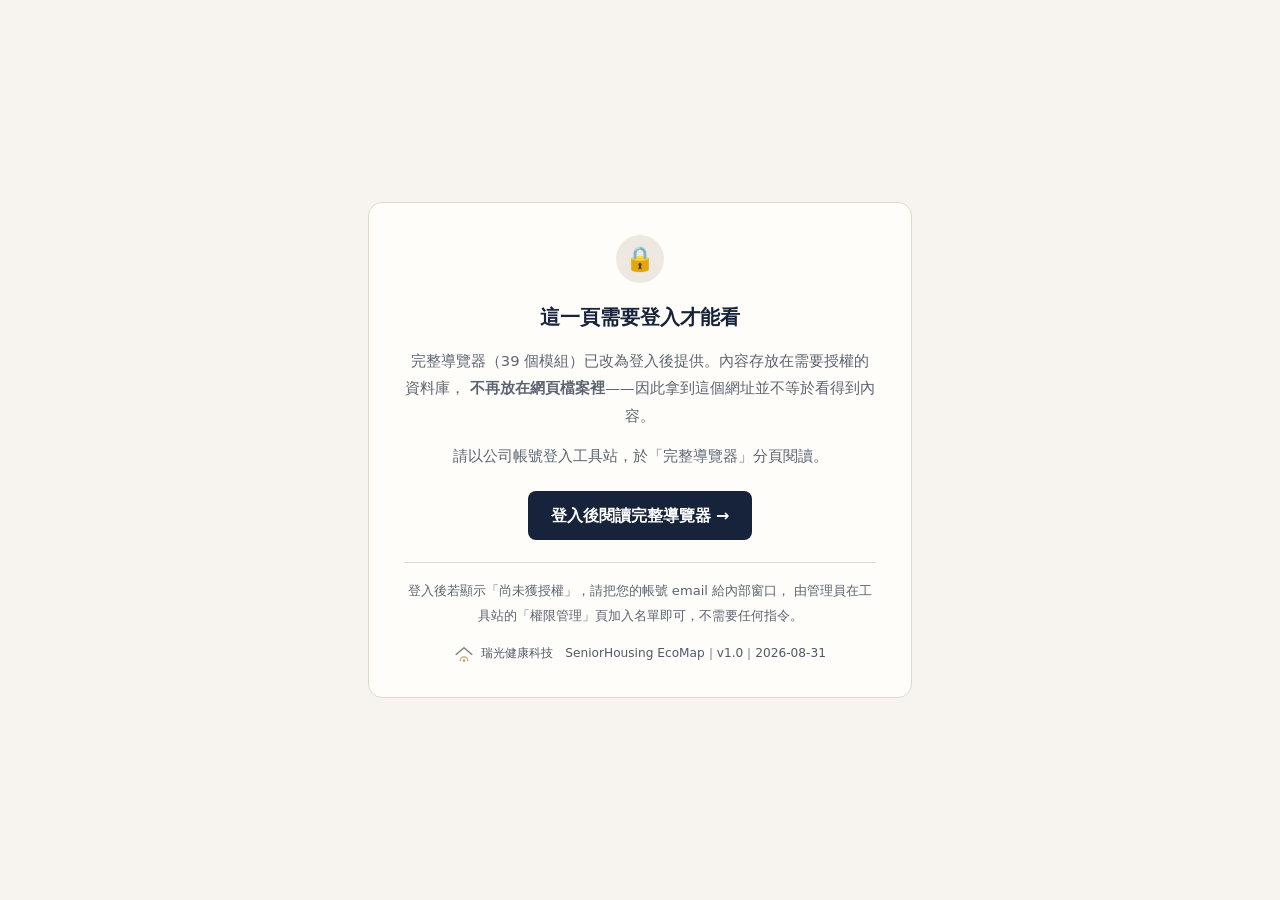
<file: full/index.html>
<!doctype html>
<html lang="zh-Hant-TW">
<meta charset="utf-8">
<meta name="robots" content="noindex,nofollow">
<meta name="viewport" content="width=device-width,initial-scale=1">
<link rel="icon" href="data:image/svg+xml,<svg%20xmlns=%22http://www.w3.org/2000/svg%22%20viewBox=%220%200%2048%2048%22%20fill=%22none%22%20stroke-width=%223.0%22%20stroke-linecap=%22round%22%20stroke-linejoin=%22round%22><path%20d=%22M5%2025%20L24%209%20L43%2025%22%20stroke=%22%2316233A%22/><path%20d=%22M15%2040a9%209%200%200%201%2018%200%22%20stroke=%22%239C6B3C%22/><circle%20cx=%2224%22%20cy=%2240%22%20r=%223.2%22%20fill=%22%239C6B3C%22%20stroke=%22none%22/></svg>">
<title>需要登入｜SeniorHousing EcoMap</title>
<style>
:root{--navy:#16233A;--slate:#5B6472;--line:#E0D8CC;--sf:#FFFDF9;--accent:#9C6B3C}
*{box-sizing:border-box}
body{margin:0;min-height:100vh;display:grid;place-items:center;padding:24px;
  background:#F7F4EF;color:var(--navy);
  font-family:"Noto Sans TC",system-ui,-apple-system,"Segoe UI",sans-serif;line-height:1.85}
.box{max-width:34rem;background:var(--sf);border:1px solid var(--line);
  border-radius:14px;padding:2rem 2.2rem;text-align:center}
.lock{width:3rem;height:3rem;margin:0 auto 1rem;border-radius:50%;
  display:grid;place-items:center;background:#EEE9E0;font-size:1.5rem}
h1{font-size:1.25rem;margin:0 0 .7rem}
p{font-size:.92rem;color:var(--slate);margin:0 0 .8rem}
.go{display:inline-block;margin-top:.6rem;background:var(--navy);color:#fff;
  text-decoration:none;font-weight:600;padding:.6rem 1.4rem;border-radius:8px}
.go:hover{background:#22334E}
.nolink{margin-top:.6rem;font-weight:600;color:var(--navy)}
.foot{margin-top:1.4rem;padding-top:1rem;border-top:1px solid var(--line);
  font-size:.82rem;color:var(--slate)}
.stamp{opacity:.75;font-size:.76rem;margin-top:.9rem;
  display:flex;align-items:center;justify-content:center;gap:.45rem}
.stamp svg{flex:none;opacity:.8}
</style>
<div class="box">
  <div class="lock">🔒</div>
  <h1>這一頁需要登入才能看</h1>
  <p>
    完整導覽器（39 個模組）已改為登入後提供。內容存放在需要授權的資料庫，
    <b>不再放在網頁檔案裡</b>——因此拿到這個網址並不等於看得到內容。
  </p>
  <p>
    請以公司帳號登入工具站，於「完整導覽器」分頁閱讀。
  </p>
  <a class="go" href="https://senior-housing-rghealth.web.app/#/navigator">登入後閱讀完整導覽器 →</a>
  <div class="foot">
    登入後若顯示「尚未獲授權」，請把您的帳號 email 給內部窗口，
    由管理員在工具站的「權限管理」頁加入名單即可，不需要任何指令。
  </div>
  <div class="stamp"><svg xmlns="http://www.w3.org/2000/svg" viewBox="0 0 48 48" width="20" height="20" fill="none" stroke-width="3.0" stroke-linecap="round" stroke-linejoin="round"><path d="M5 25 L24 9 L43 25" stroke="#16233A"/><path d="M15 40a9 9 0 0 1 18 0" stroke="#9C6B3C"/><circle cx="24" cy="40" r="3.2" fill="#9C6B3C" stroke="none"/></svg><span>瑞光健康科技　SeniorHousing EcoMap｜v1.0｜2026-08-31</span></div>
</div>
</html>
</file>
